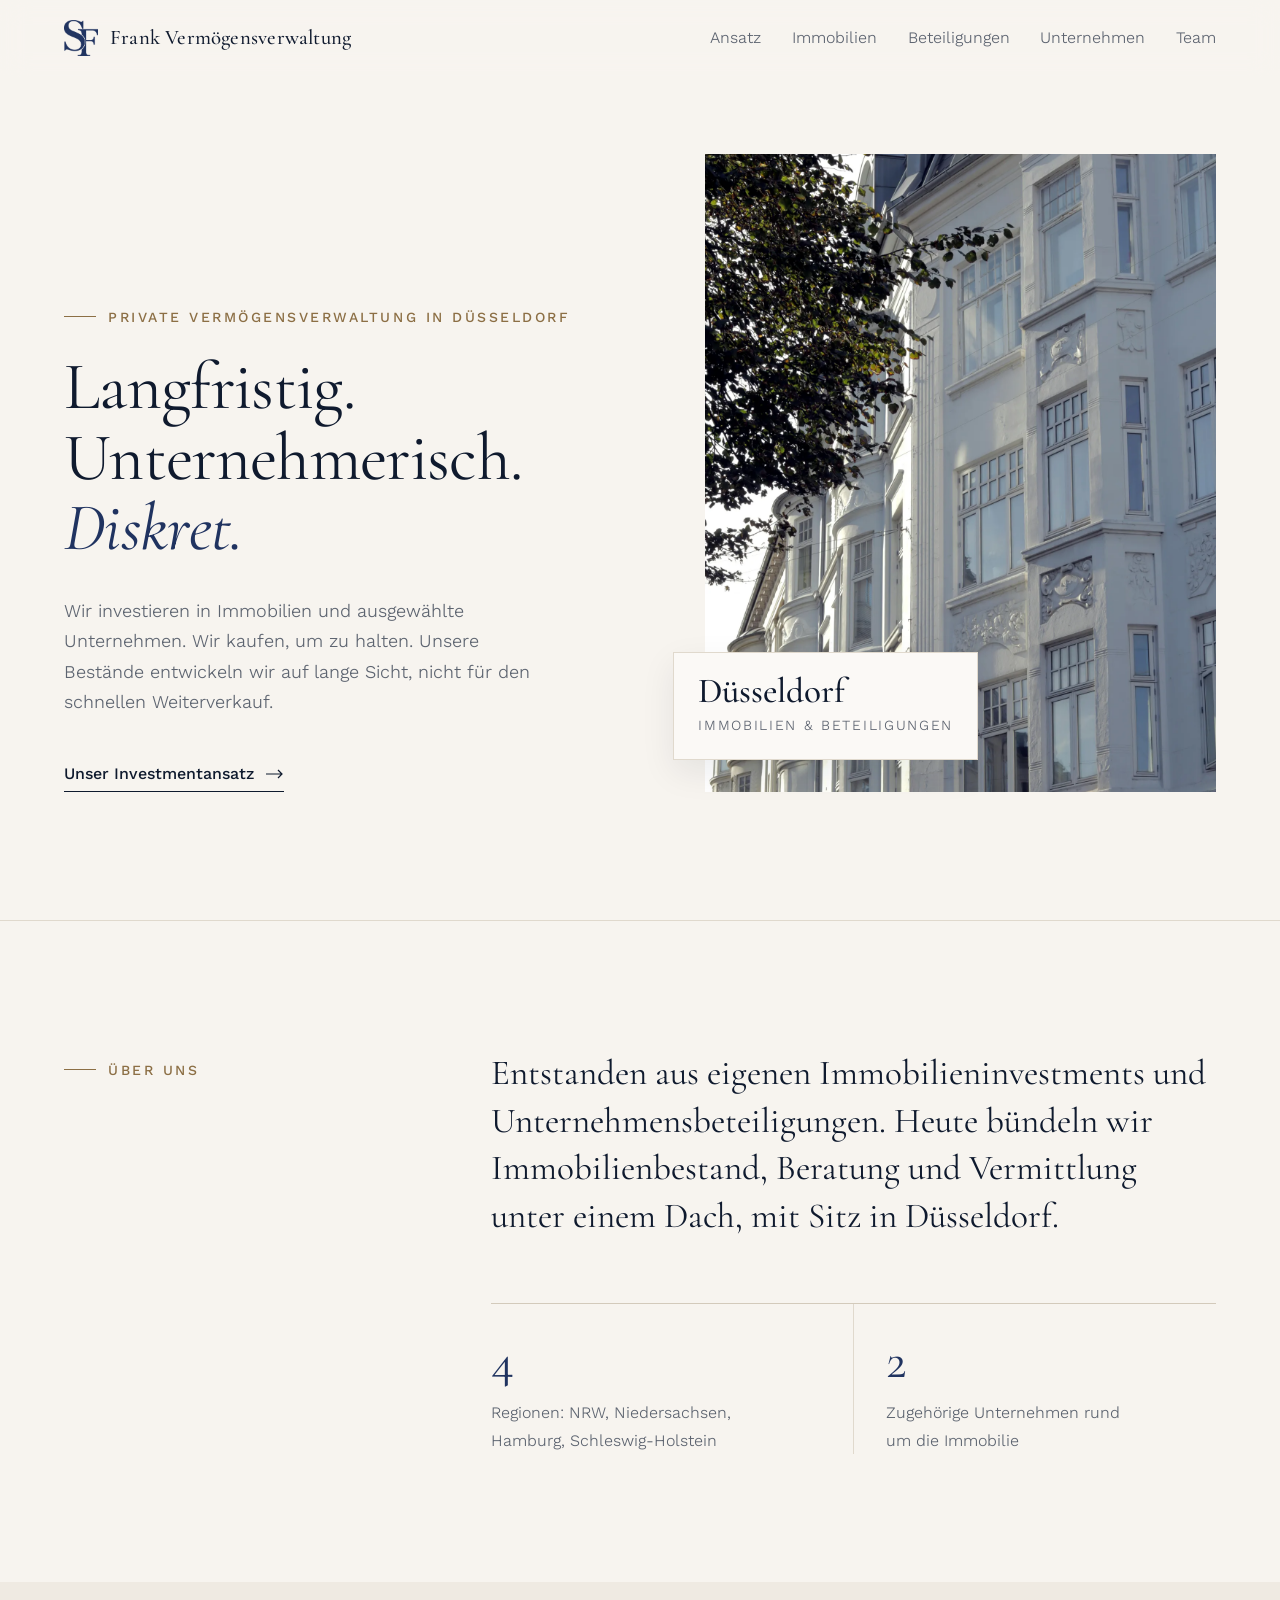
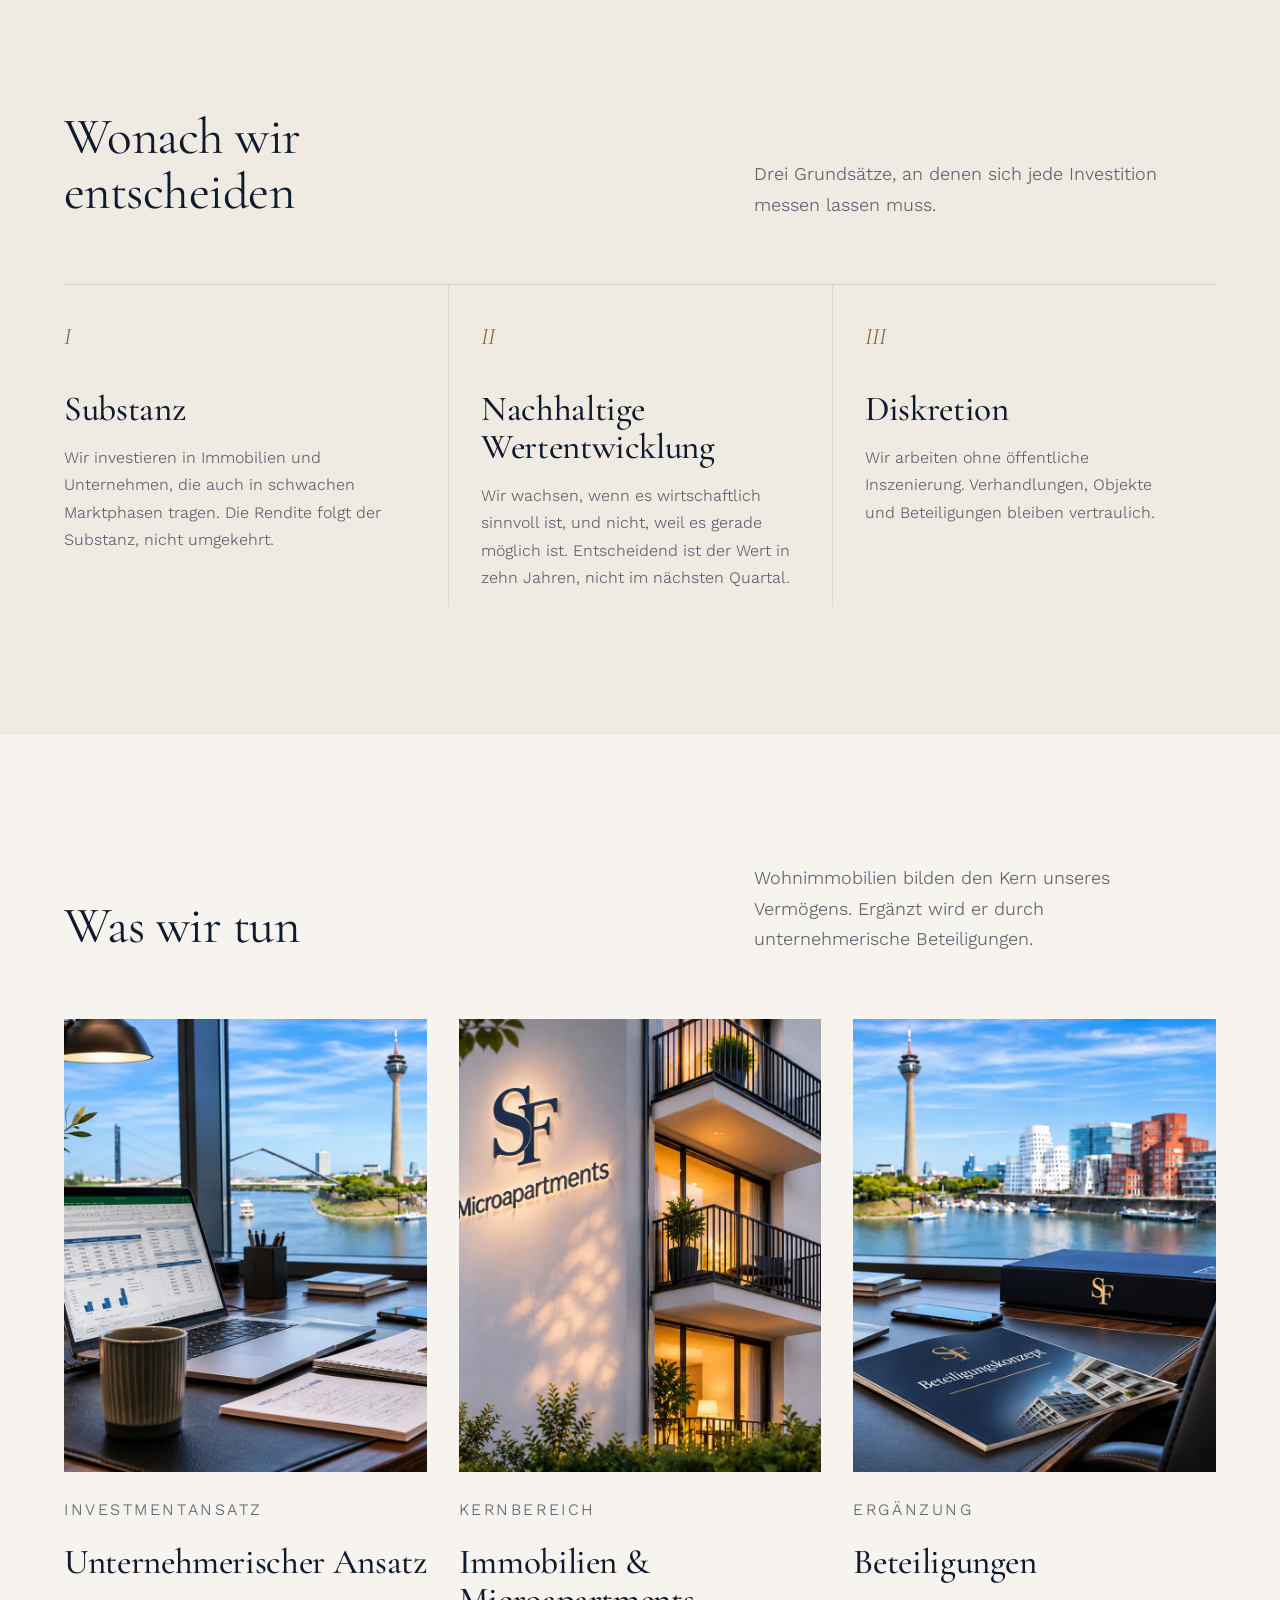
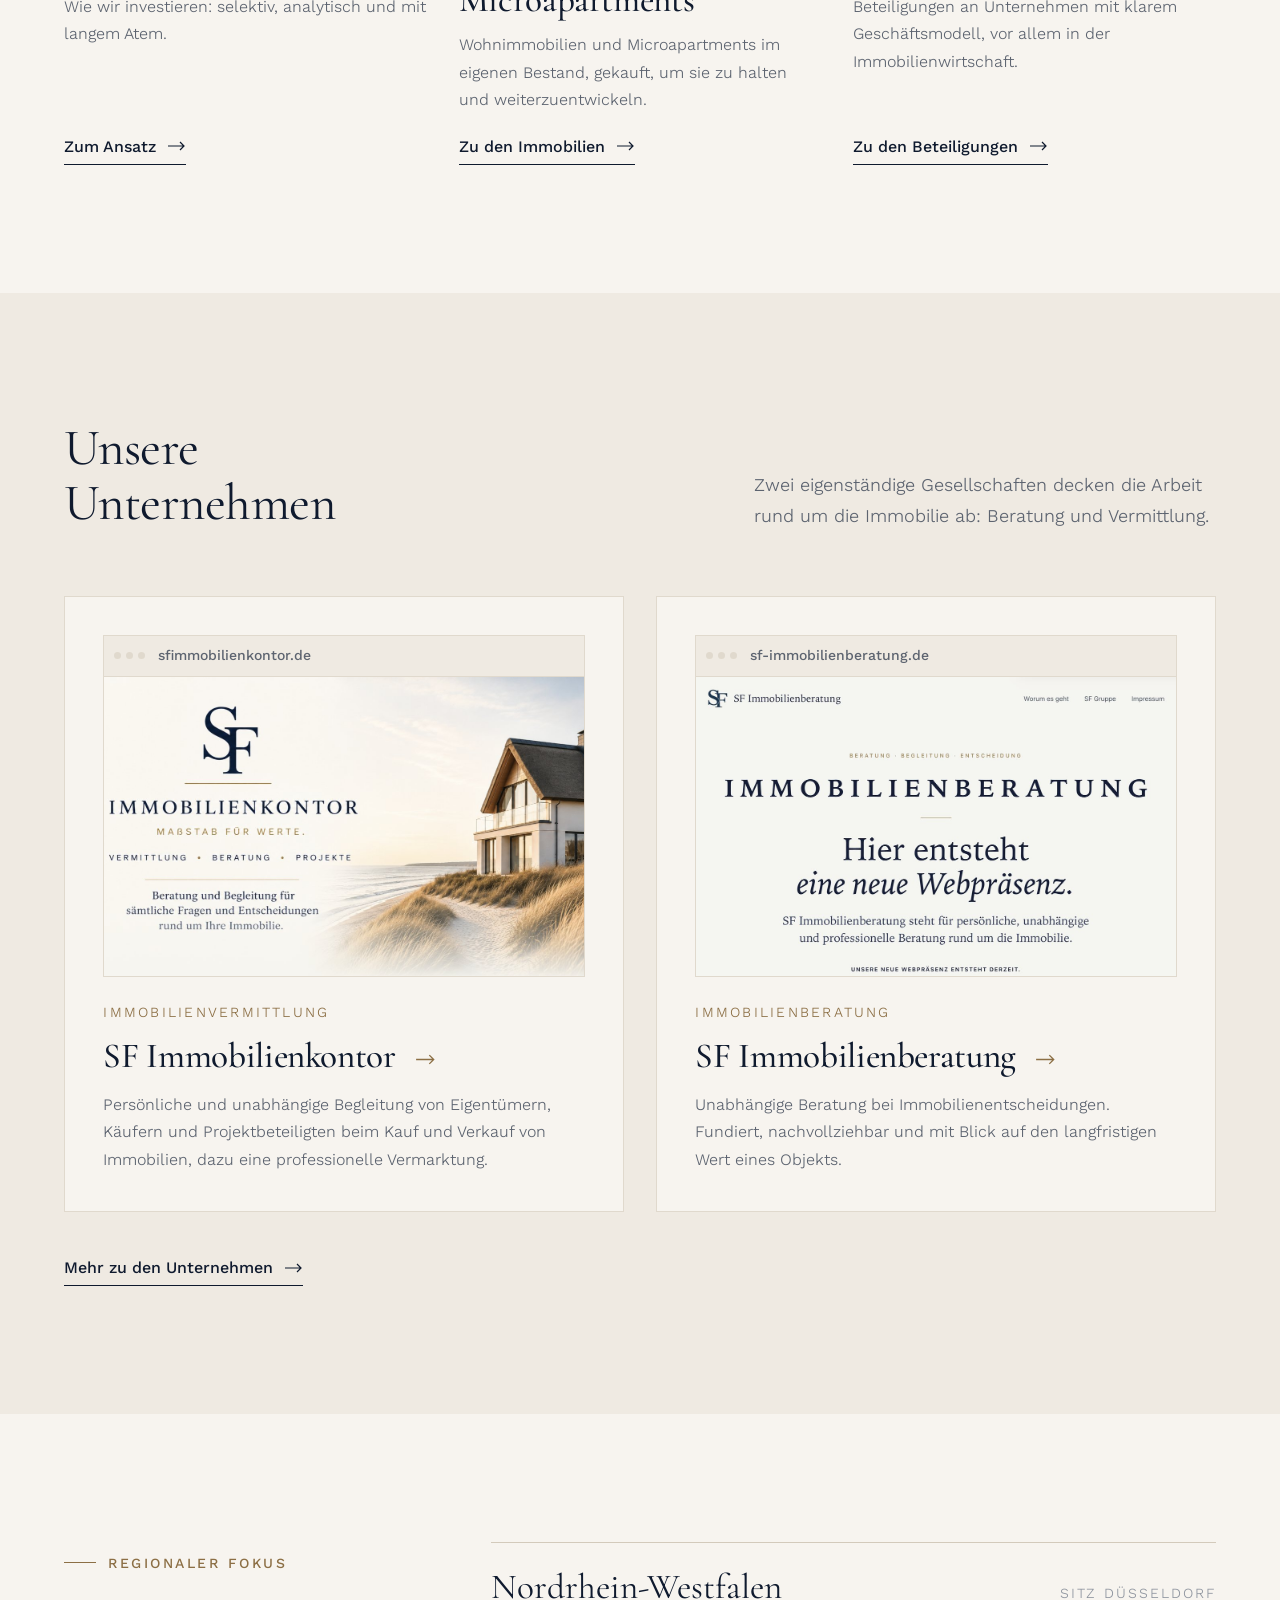
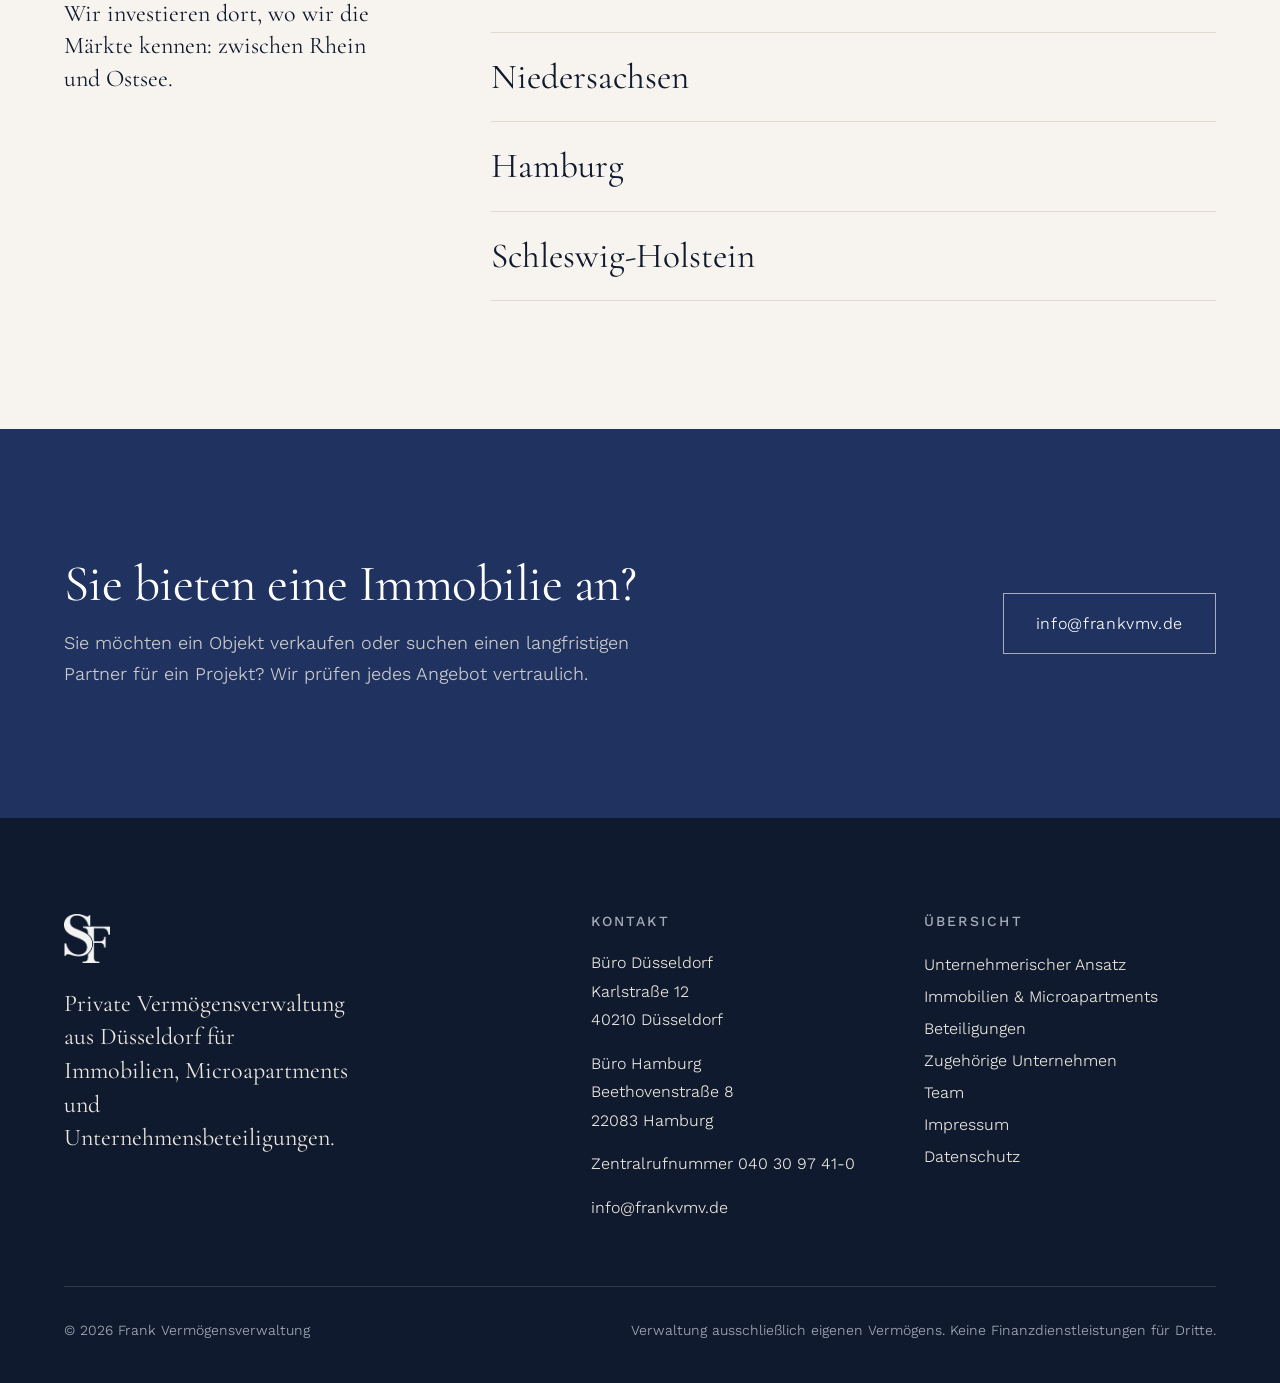
<file: index.html>
<!DOCTYPE html>
<html lang="de">
<head>
  <meta charset="UTF-8">
  <meta name="viewport" content="width=device-width, initial-scale=1">
  <title>Private Vermögensverwaltung Düsseldorf | Frank Vermögensverwaltung</title>
  <meta name="description" content="Private Vermögensverwaltung aus Düsseldorf: Wir investieren langfristig in Immobilien, Microapartments und Beteiligungen in NRW, Hamburg und Norddeutschland.">
  <meta name="robots" content="index, follow">
  <link rel="canonical" href="https://www.frankvmv.de/">
  <meta property="og:type" content="website">
  <meta property="og:locale" content="de_DE">
  <meta property="og:title" content="Private Vermögensverwaltung Düsseldorf | Frank Vermögensverwaltung">
  <meta property="og:description" content="Private Vermögensverwaltung aus Düsseldorf: Wir investieren langfristig in Immobilien, Microapartments und Beteiligungen in NRW, Hamburg und Norddeutschland.">
  <meta property="og:url" content="https://www.frankvmv.de/">
  <meta property="og:image" content="https://www.frankvmv.de/og-image.jpg">
  <meta property="og:site_name" content="Frank Vermögensverwaltung">
  <meta name="twitter:card" content="summary_large_image">
  <link rel="icon" type="image/png" sizes="32x32" href="favicon-32.png">
  <link rel="apple-touch-icon" href="apple-touch-icon.png">
  <meta name="theme-color" content="#f7f4ef">
  <link rel="preload" href="CormorantGaramond-normal-400-latin.woff2" as="font" type="font/woff2" crossorigin>
  <link rel="preload" href="WorkSans-normal-300-600-latin.woff2" as="font" type="font/woff2" crossorigin>
  <link rel="stylesheet" href="fonts.css">
  <link rel="stylesheet" href="style.css">
  <script>document.documentElement.classList.add('js')</script>
<script type="application/ld+json">
{
  "@context": "https://schema.org",
  "@type": "Organization",
  "@id": "https://www.frankvmv.de/#organization",
  "name": "Frank Vermögensverwaltung",
  "legalName": "S.Frank Vermögensverwaltung",
  "url": "https://www.frankvmv.de/",
  "logo": "https://www.frankvmv.de/logo-sf.png",
  "email": "info@frankvmv.de",
  "telephone": "+494030974110",
  "description": "Private Vermögensverwaltung aus Düsseldorf mit Fokus auf Immobilien, Microapartments und Unternehmensbeteiligungen.",
  "address": {"@type": "PostalAddress", "streetAddress": "Karlstraße 12", "postalCode": "40210", "addressLocality": "Düsseldorf", "addressRegion": "Nordrhein-Westfalen", "addressCountry": "DE"},
  "areaServed": ["Nordrhein-Westfalen", "Niedersachsen", "Hamburg", "Schleswig-Holstein"],
  "founder": {"@type": "Person", "name": "Sebastian Frank", "jobTitle": "Inhaber"},
  "subOrganization": [
    {"@type": "Organization", "name": "SF Immobilienkontor", "url": "https://www.sfimmobilienkontor.de"},
    {"@type": "Organization", "name": "SF Immobilienberatung", "url": "https://www.sf-immobilienberatung.de"}
  ],
  "knowsAbout": ["Immobilien", "Microapartments", "Wohnimmobilien", "Unternehmensbeteiligungen"]
}
</script>
</head>
<body>
<a class="skip" href="#inhalt">Zum Inhalt springen</a>
<header class="header">
  <div class="container header__inner">
    <a class="brand" href="index.html" aria-label="Frank Vermögensverwaltung – Startseite">
      <img src="logo-sf.png" alt="" width="34" height="36">
      <span>Frank Vermögensverwaltung</span>
    </a>
    <button class="nav-toggle" aria-controls="nav" aria-expanded="false" aria-label="Menü öffnen">
      <svg width="26" height="14" viewBox="0 0 26 14" fill="none" aria-hidden="true"><path d="M0 1h26M0 7h26M0 13h26" stroke="currentColor" stroke-width="1.2"/></svg>
    </button>
    <nav class="nav" id="nav" aria-label="Hauptnavigation">
        <a href="unternehmerischer-ansatz.html">Ansatz</a>
        <a href="immobilien.html">Immobilien</a>
        <a href="beteiligungen.html">Beteiligungen</a>
        <a href="unternehmen.html">Unternehmen</a>
        <a href="team.html">Team</a>
    </nav>
  </div>
</header>
<main id="inhalt">
<section class="hero">
  <div class="container hero__grid">
    <div>
      <h1 class="eyebrow hero__kicker">Private Vermögensverwaltung in Düsseldorf</h1>
      <p class="hero__title">Langfristig.<br>Unternehmerisch.<br><em>Diskret.</em></p>
      <p class="hero__lead">Wir investieren in Immobilien und ausgewählte Unternehmen. Wir kaufen, um zu halten. Unsere Bestände entwickeln wir auf lange Sicht, nicht für den schnellen Weiterverkauf.</p>
      <a class="link-arrow" href="unternehmerischer-ansatz.html">Unser Investmentansatz <svg width="18" height="10" viewBox="0 0 18 10" fill="none" aria-hidden="true"><path d="M0 5h16M12 1l4 4-4 4" stroke="currentColor" stroke-width="1.2"/></svg></a>
    </div>
    <div class="hero__media">
      <picture><source srcset="fassade.webp" type="image/webp"><img src="fassade.jpg" alt="Gründerzeit-Mehrfamilienhaus mit Erkern und Stuckfassade" width="1400" height="2100" loading="eager" fetchpriority="high" decoding="async"></picture>
      <div class="hero__caption"><strong>Düsseldorf</strong><span>Immobilien &amp; Beteiligungen</span></div>
    </div>
  </div>
</section>

<section class="section section--border">
  <div class="container">
    <div class="split">
      <div class="split__aside"><h2 class="eyebrow">Über uns</h2></div>
      <div class="reveal">
        <p class="statement">Entstanden aus eigenen Immobilieninvestments und Unternehmensbeteiligungen. Heute bündeln wir Immobilienbestand, Beratung und Vermittlung unter einem Dach, mit Sitz in Düsseldorf.</p>
        <div class="facts facts--2">
          <div class="fact"><div class="fact__value">4</div><div class="fact__label">Regionen: NRW, Niedersachsen, Hamburg, Schleswig-Holstein</div></div>
          <div class="fact"><div class="fact__value">2</div><div class="fact__label">Zugehörige Unternehmen rund um die Immobilie</div></div>
        </div>
      </div>
    </div>
  </div>
</section>

<section class="section section--offset">
  <div class="container">
    <div class="section-head">
      <h2>Wonach wir entscheiden</h2>
      <p>Drei Grundsätze, an denen sich jede Investition messen lassen muss.</p>
    </div>
    <div class="principles">
      <div class="principle reveal"><span class="principle__no">I</span><h3>Substanz</h3><p>Wir investieren in Immobilien und Unternehmen, die auch in schwachen Marktphasen tragen. Die Rendite folgt der Substanz, nicht umgekehrt.</p></div>
      <div class="principle reveal"><span class="principle__no">II</span><h3>Nachhaltige Wertentwicklung</h3><p>Wir wachsen, wenn es wirtschaftlich sinnvoll ist, und nicht, weil es gerade möglich ist. Entscheidend ist der Wert in zehn Jahren, nicht im nächsten Quartal.</p></div>
      <div class="principle reveal"><span class="principle__no">III</span><h3>Diskretion</h3><p>Wir arbeiten ohne öffentliche Inszenierung. Verhandlungen, Objekte und Beteiligungen bleiben vertraulich.</p></div>
    </div>
  </div>
</section>

<section class="section">
  <div class="container">
    <div class="section-head">
      <h2>Was wir tun</h2>
      <p>Wohnimmobilien bilden den Kern unseres Vermögens. Ergänzt wird er durch unternehmerische Beteiligungen.</p>
    </div>
    <div class="areas">
      <a class="area reveal" href="unternehmerischer-ansatz.html">
        <div class="area__img"><picture><source srcset="ansatz-karte.webp" type="image/webp"><img src="ansatz-karte.jpg" alt="Schreibtisch mit Laptop, Auswertungen und Notizen vor dem Düsseldorfer Rheinufer" width="800" height="1000" loading="lazy" decoding="async"></picture></div>
        <p class="area__meta">Investmentansatz</p>
        <h3>Unternehmerischer Ansatz</h3>
        <p>Wie wir investieren: selektiv, analytisch und mit langem Atem.</p>
        <span class="link-arrow">Zum Ansatz <svg width="18" height="10" viewBox="0 0 18 10" fill="none" aria-hidden="true"><path d="M0 5h16M12 1l4 4-4 4" stroke="currentColor" stroke-width="1.2"/></svg></span>
      </a>
      <a class="area reveal" href="immobilien.html">
        <div class="area__img"><picture><source srcset="microapartments-karte.webp" type="image/webp"><img src="microapartments-karte.jpg" alt="Modernes Wohnhaus mit beleuchteten Balkonen im Abendlicht" width="800" height="1000" loading="lazy" decoding="async"></picture></div>
        <p class="area__meta">Kernbereich</p>
        <h3>Immobilien &amp; Microapartments</h3>
        <p>Wohnimmobilien und Microapartments im eigenen Bestand, gekauft, um sie zu halten und weiterzuentwickeln.</p>
        <span class="link-arrow">Zu den Immobilien <svg width="18" height="10" viewBox="0 0 18 10" fill="none" aria-hidden="true"><path d="M0 5h16M12 1l4 4-4 4" stroke="currentColor" stroke-width="1.2"/></svg></span>
      </a>
      <a class="area reveal" href="beteiligungen.html">
        <div class="area__img"><picture><source srcset="beteiligungen-karte.webp" type="image/webp"><img src="beteiligungen-karte.jpg" alt="Schreibtisch mit Beteiligungskonzept und Ordner vor Blick auf den Rhein in Düsseldorf" width="800" height="1000" loading="lazy" decoding="async"></picture></div>
        <p class="area__meta">Ergänzung</p>
        <h3>Beteiligungen</h3>
        <p>Beteiligungen an Unternehmen mit klarem Geschäftsmodell, vor allem in der Immobilienwirtschaft.</p>
        <span class="link-arrow">Zu den Beteiligungen <svg width="18" height="10" viewBox="0 0 18 10" fill="none" aria-hidden="true"><path d="M0 5h16M12 1l4 4-4 4" stroke="currentColor" stroke-width="1.2"/></svg></span>
      </a>
    </div>
  </div>
</section>

<section class="section section--offset">
  <div class="container">
    <div class="section-head">
      <h2>Unsere Unternehmen</h2>
      <p>Zwei eigenständige Gesellschaften decken die Arbeit rund um die Immobilie ab: Beratung und Vermittlung.</p>
    </div>
    <div class="companies">
      <article class="company company--link reveal">
        <div class="company__preview" aria-hidden="true"><span class="company__bar"><i></i><i></i><i></i><b>sfimmobilienkontor.de</b></span><span class="company__shot" style="background-image:url(vorschau-kontor.jpg)"></span></div>
        <p class="company__field">Immobilienvermittlung</p>
        <h3><a class="company__link" href="https://www.sfimmobilienkontor.de" target="_blank" rel="noopener">SF Immobilienkontor <svg width="20" height="11" viewBox="0 0 18 10" fill="none" aria-hidden="true"><path d="M0 5h16M12 1l4 4-4 4" stroke="currentColor" stroke-width="1.2"/></svg></a></h3>
        <p>Persönliche und unabhängige Begleitung von Eigentümern, Käufern und Projektbeteiligten beim Kauf und Verkauf von Immobilien, dazu eine professionelle Vermarktung.</p>
      </article>
      <article class="company company--link reveal">
        <div class="company__preview" aria-hidden="true"><span class="company__bar"><i></i><i></i><i></i><b>sf-immobilienberatung.de</b></span><span class="company__shot" style="background-image:url(vorschau-beratung.jpg)"></span></div>
        <p class="company__field">Immobilienberatung</p>
        <h3><a class="company__link" href="https://www.sf-immobilienberatung.de" target="_blank" rel="noopener">SF Immobilienberatung <svg width="20" height="11" viewBox="0 0 18 10" fill="none" aria-hidden="true"><path d="M0 5h16M12 1l4 4-4 4" stroke="currentColor" stroke-width="1.2"/></svg></a></h3>
        <p>Unabhängige Beratung bei Immobilienentscheidungen. Fundiert, nachvollziehbar und mit Blick auf den langfristigen Wert eines Objekts.</p>
      </article>
    </div>
    <p style="margin-top:var(--space-10)"><a class="link-arrow" href="unternehmen.html">Mehr zu den Unternehmen <svg width="18" height="10" viewBox="0 0 18 10" fill="none" aria-hidden="true"><path d="M0 5h16M12 1l4 4-4 4" stroke="currentColor" stroke-width="1.2"/></svg></a></p>
  </div>
</section>

<section class="section">
  <div class="container">
    <div class="split">
      <div class="split__aside"><div class="sticky"><h2 class="eyebrow">Regionaler Fokus</h2><p class="statement" style="font-size:var(--text-lg)">Wir investieren dort, wo wir die Märkte kennen: zwischen Rhein und Ostsee.</p></div></div>
      <ul class="regions reveal">
        <li><span>Nordrhein-Westfalen</span><span>Sitz Düsseldorf</span></li>
        <li><span>Niedersachsen</span><span></span></li>
        <li><span>Hamburg</span><span></span></li>
        <li><span>Schleswig-Holstein</span><span></span></li>
      </ul>
    </div>
  </div>
</section>

<section class="section section--ink">
  <div class="container cta">
    <div>
      <h2>Sie bieten eine Immobilie an?</h2>
      <p>Sie möchten ein Objekt verkaufen oder suchen einen langfristigen Partner für ein Projekt? Wir prüfen jedes Angebot vertraulich.</p>
    </div>
    <a class="btn" href="mailto:info@frankvmv.de?subject=Immobilienangebot">info@frankvmv.de</a>
  </div>
</section>
</main>
<footer class="footer">
  <div class="container">
    <div class="footer__top">
      <div class="footer__brand">
        <img src="logo-sf-white.png" alt="SF Logo" width="46" height="49">
        <p>Private Vermögensverwaltung aus Düsseldorf für Immobilien, Microapartments und Unternehmensbeteiligungen.</p>
      </div>
      <div>
        <h2>Kontakt</h2>
        <address><span style="display:block;margin-bottom:.9em">Büro Düsseldorf<br>Karlstraße 12<br>40210 Düsseldorf</span><span style="display:block;margin-bottom:.9em">Büro Hamburg<br>Beethovenstraße 8<br>22083 Hamburg</span><span style="display:block;margin-bottom:.9em">Zentralrufnummer <a href="tel:+494030974110">040 30 97 41-0</a></span><a href="mailto:info@frankvmv.de">info@frankvmv.de</a></address>
      </div>
      <div>
        <h2>Übersicht</h2>
        <ul>
          <li><a href="unternehmerischer-ansatz.html">Unternehmerischer Ansatz</a></li>
          <li><a href="immobilien.html">Immobilien &amp; Microapartments</a></li>
          <li><a href="beteiligungen.html">Beteiligungen</a></li>
          <li><a href="unternehmen.html">Zugehörige Unternehmen</a></li>
          <li><a href="team.html">Team</a></li>
          <li><a href="impressum.html">Impressum</a></li>
          <li><a href="datenschutz.html">Datenschutz</a></li>
        </ul>
      </div>
    </div>
    <div class="footer__bottom">
      <span>© 2026 Frank Vermögensverwaltung</span>
      <span>Verwaltung ausschließlich eigenen Vermögens. Keine Finanzdienstleistungen für Dritte.</span>
    </div>
  </div>
</footer>
<script src="main.js" defer></script>
</body>
</html>
</file>
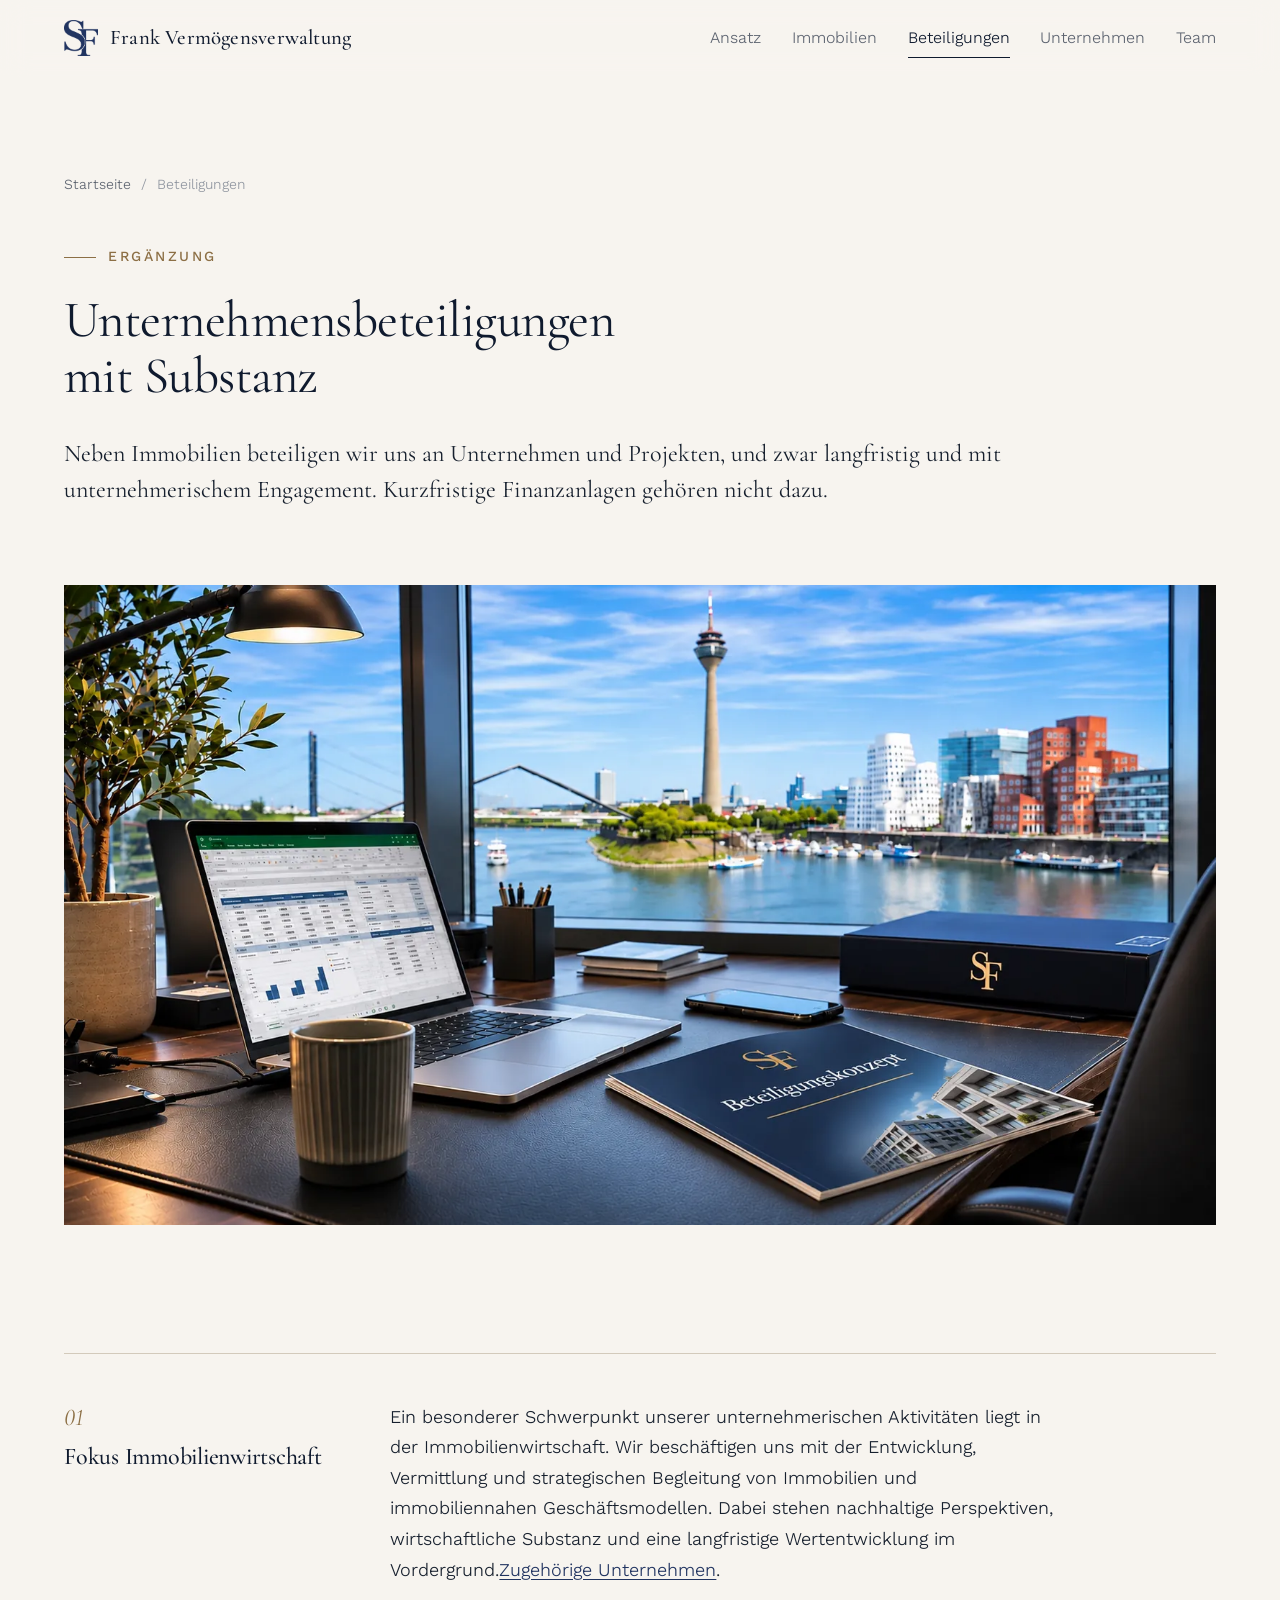
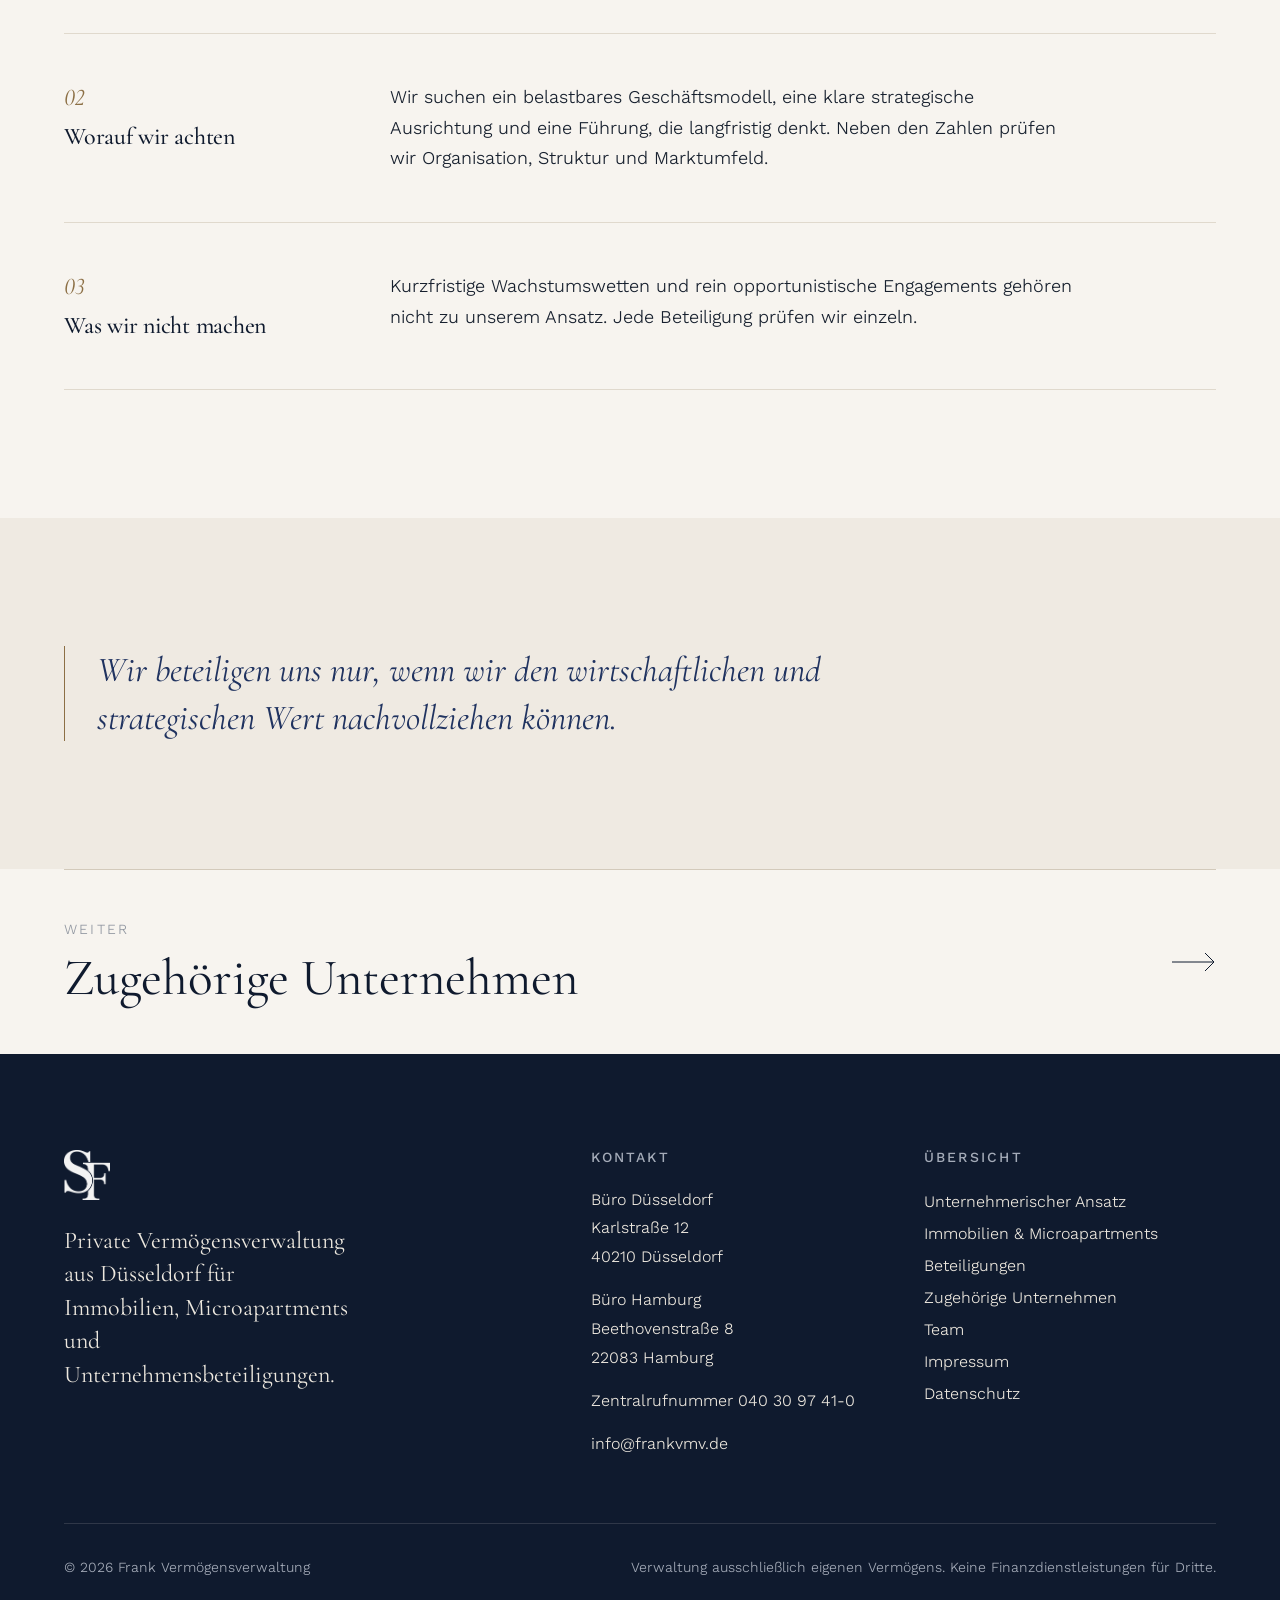
<file: beteiligungen.html>
<!DOCTYPE html>
<html lang="de">
<head>
  <meta charset="UTF-8">
  <meta name="viewport" content="width=device-width, initial-scale=1">
  <title>Unternehmensbeteiligungen | Frank Vermögensverwaltung Düsseldorf</title>
  <meta name="description" content="Langfristige Unternehmensbeteiligungen mit Schwerpunkt auf der Immobilienwirtschaft, darunter SF Immobilienkontor.">
  <meta name="robots" content="index, follow">
  <link rel="canonical" href="https://www.frankvmv.de/beteiligungen.html">
  <meta property="og:type" content="website">
  <meta property="og:locale" content="de_DE">
  <meta property="og:title" content="Unternehmensbeteiligungen | Frank Vermögensverwaltung Düsseldorf">
  <meta property="og:description" content="Langfristige Unternehmensbeteiligungen mit Schwerpunkt auf der Immobilienwirtschaft, darunter SF Immobilienkontor.">
  <meta property="og:url" content="https://www.frankvmv.de/beteiligungen.html">
  <meta property="og:image" content="https://www.frankvmv.de/og-image.jpg">
  <meta property="og:site_name" content="Frank Vermögensverwaltung">
  <meta name="twitter:card" content="summary_large_image">
  <link rel="icon" type="image/png" sizes="32x32" href="favicon-32.png">
  <link rel="apple-touch-icon" href="apple-touch-icon.png">
  <meta name="theme-color" content="#f7f4ef">
  <link rel="preload" href="CormorantGaramond-normal-400-latin.woff2" as="font" type="font/woff2" crossorigin>
  <link rel="preload" href="WorkSans-normal-300-600-latin.woff2" as="font" type="font/woff2" crossorigin>
  <link rel="stylesheet" href="fonts.css">
  <link rel="stylesheet" href="style.css">
  <script>document.documentElement.classList.add('js')</script>
<script type="application/ld+json">
{"@context":"https://schema.org","@type":"BreadcrumbList","itemListElement":[
{"@type":"ListItem","position":1,"name":"Startseite","item":"https://www.frankvmv.de/"},
{"@type":"ListItem","position":2,"name":"Beteiligungen","item":"https://www.frankvmv.de/beteiligungen.html"}]}
</script>
</head>
<body>
<a class="skip" href="#inhalt">Zum Inhalt springen</a>
<header class="header">
  <div class="container header__inner">
    <a class="brand" href="index.html" aria-label="Frank Vermögensverwaltung – Startseite">
      <img src="logo-sf.png" alt="" width="34" height="36">
      <span>Frank Vermögensverwaltung</span>
    </a>
    <button class="nav-toggle" aria-controls="nav" aria-expanded="false" aria-label="Menü öffnen">
      <svg width="26" height="14" viewBox="0 0 26 14" fill="none" aria-hidden="true"><path d="M0 1h26M0 7h26M0 13h26" stroke="currentColor" stroke-width="1.2"/></svg>
    </button>
    <nav class="nav" id="nav" aria-label="Hauptnavigation">
        <a href="unternehmerischer-ansatz.html">Ansatz</a>
        <a href="immobilien.html">Immobilien</a>
        <a href="beteiligungen.html" aria-current="page">Beteiligungen</a>
        <a href="unternehmen.html">Unternehmen</a>
        <a href="team.html">Team</a>
    </nav>
  </div>
</header>
<main id="inhalt">
<section class="page-hero">
  <div class="container">
    <p class="breadcrumb"><a href="index.html">Startseite</a> &nbsp;/&nbsp; Beteiligungen</p>
    <p class="eyebrow">Ergänzung</p>
    <h1>Unternehmensbeteiligungen mit Substanz</h1>
    <p class="lead">Neben Immobilien beteiligen wir uns an Unternehmen und Projekten, und zwar langfristig und mit unternehmerischem Engagement. Kurzfristige Finanzanlagen gehören nicht dazu.</p>
  </div>
</section>
<div class="band band--contained reveal"><picture><source srcset="beteiligungen-breit.webp" type="image/webp"><img src="beteiligungen-breit.jpg" alt="Schreibtisch mit Beteiligungskonzept und Ordner vor Blick auf den Rhein in Düsseldorf" width="1600" height="902" loading="lazy" decoding="async"></picture></div>
<section class="section">
  <div class="container">
  <div class="blocks">
    <article class="block reveal">
      <h2><span>01</span>Fokus Immobilienwirtschaft</h2>
      <p>Ein besonderer Schwerpunkt unserer unternehmerischen Aktivitäten liegt in der Immobilienwirtschaft. Wir beschäftigen uns mit der Entwicklung, Vermittlung und strategischen Begleitung von Immobilien und immobiliennahen Geschäftsmodellen. Dabei stehen nachhaltige Perspektiven, wirtschaftliche Substanz und eine langfristige Wertentwicklung im Vordergrund.<a href="unternehmen.html">Zugehörige Unternehmen</a>.</p>
    </article>
    <article class="block reveal">
      <h2><span>02</span>Worauf wir achten</h2>
      <p>Wir suchen ein belastbares Geschäftsmodell, eine klare strategische Ausrichtung und eine Führung, die langfristig denkt. Neben den Zahlen prüfen wir Organisation, Struktur und Marktumfeld.</p>
    </article>
    <article class="block reveal">
      <h2><span>03</span>Was wir nicht machen</h2>
      <p>Kurzfristige Wachstumswetten und rein opportunistische Engagements gehören nicht zu unserem Ansatz. Jede Beteiligung prüfen wir einzeln.</p>
    </article>
  </div>
  </div>
</section>
<section class="section section--offset">
  <div class="container"><blockquote class="quote reveal">Wir beteiligen uns nur, wenn wir den wirtschaftlichen und strategischen Wert nachvollziehen können.</blockquote></div>
</section>
<div class="container"><a class="next" href="unternehmen.html"><span><small>Weiter</small><strong>Zugehörige Unternehmen</strong></span><svg width="44" height="20" viewBox="0 0 44 20" fill="none" aria-hidden="true"><path d="M0 10h42M33 1l9 9-9 9" stroke="currentColor" stroke-width="1"/></svg></a></div>
</main>
<footer class="footer">
  <div class="container">
    <div class="footer__top">
      <div class="footer__brand">
        <img src="logo-sf-white.png" alt="SF Logo" width="46" height="49">
        <p>Private Vermögensverwaltung aus Düsseldorf für Immobilien, Microapartments und Unternehmensbeteiligungen.</p>
      </div>
      <div>
        <h2>Kontakt</h2>
        <address><span style="display:block;margin-bottom:.9em">Büro Düsseldorf<br>Karlstraße 12<br>40210 Düsseldorf</span><span style="display:block;margin-bottom:.9em">Büro Hamburg<br>Beethovenstraße 8<br>22083 Hamburg</span><span style="display:block;margin-bottom:.9em">Zentralrufnummer <a href="tel:+494030974110">040 30 97 41-0</a></span><a href="mailto:info@frankvmv.de">info@frankvmv.de</a></address>
      </div>
      <div>
        <h2>Übersicht</h2>
        <ul>
          <li><a href="unternehmerischer-ansatz.html">Unternehmerischer Ansatz</a></li>
          <li><a href="immobilien.html">Immobilien &amp; Microapartments</a></li>
          <li><a href="beteiligungen.html">Beteiligungen</a></li>
          <li><a href="unternehmen.html">Zugehörige Unternehmen</a></li>
          <li><a href="team.html">Team</a></li>
          <li><a href="impressum.html">Impressum</a></li>
          <li><a href="datenschutz.html">Datenschutz</a></li>
        </ul>
      </div>
    </div>
    <div class="footer__bottom">
      <span>© 2026 Frank Vermögensverwaltung</span>
      <span>Verwaltung ausschließlich eigenen Vermögens. Keine Finanzdienstleistungen für Dritte.</span>
    </div>
  </div>
</footer>
<script src="main.js" defer></script>
</body>
</html>
</file>
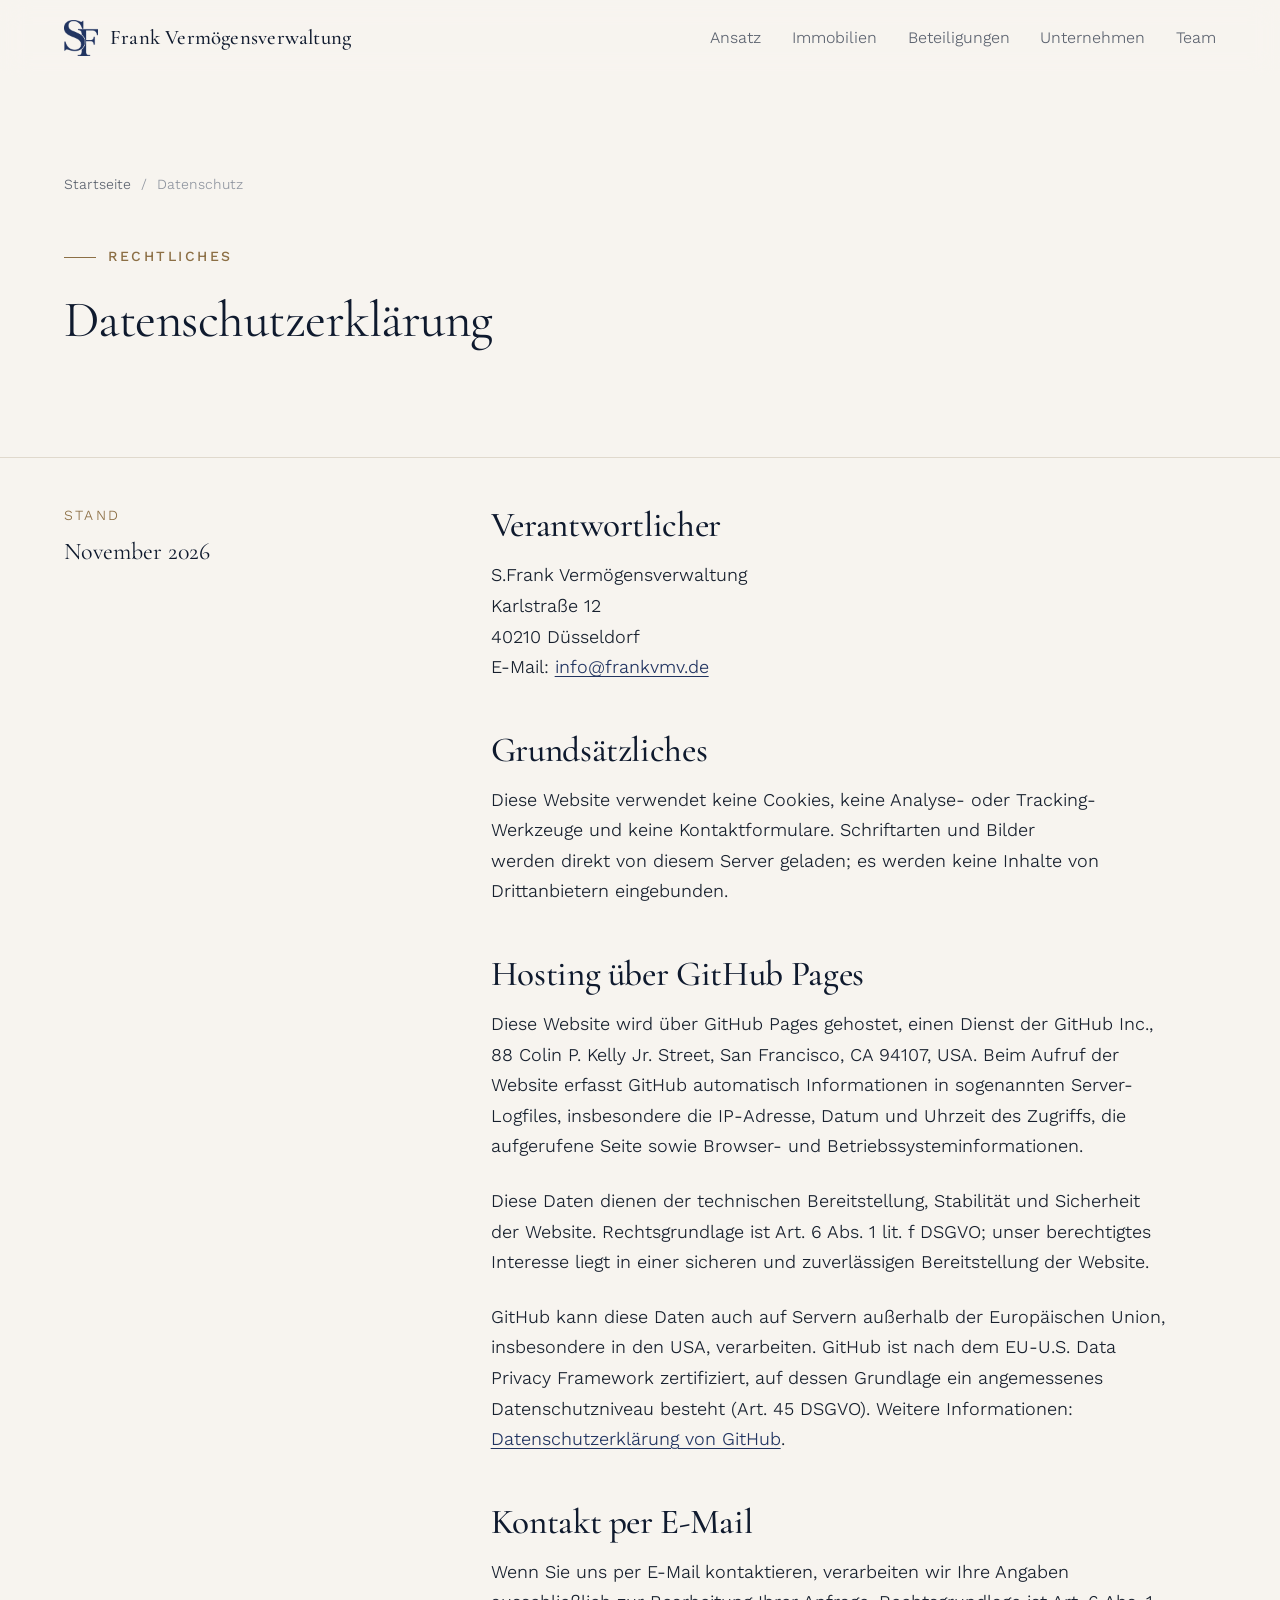
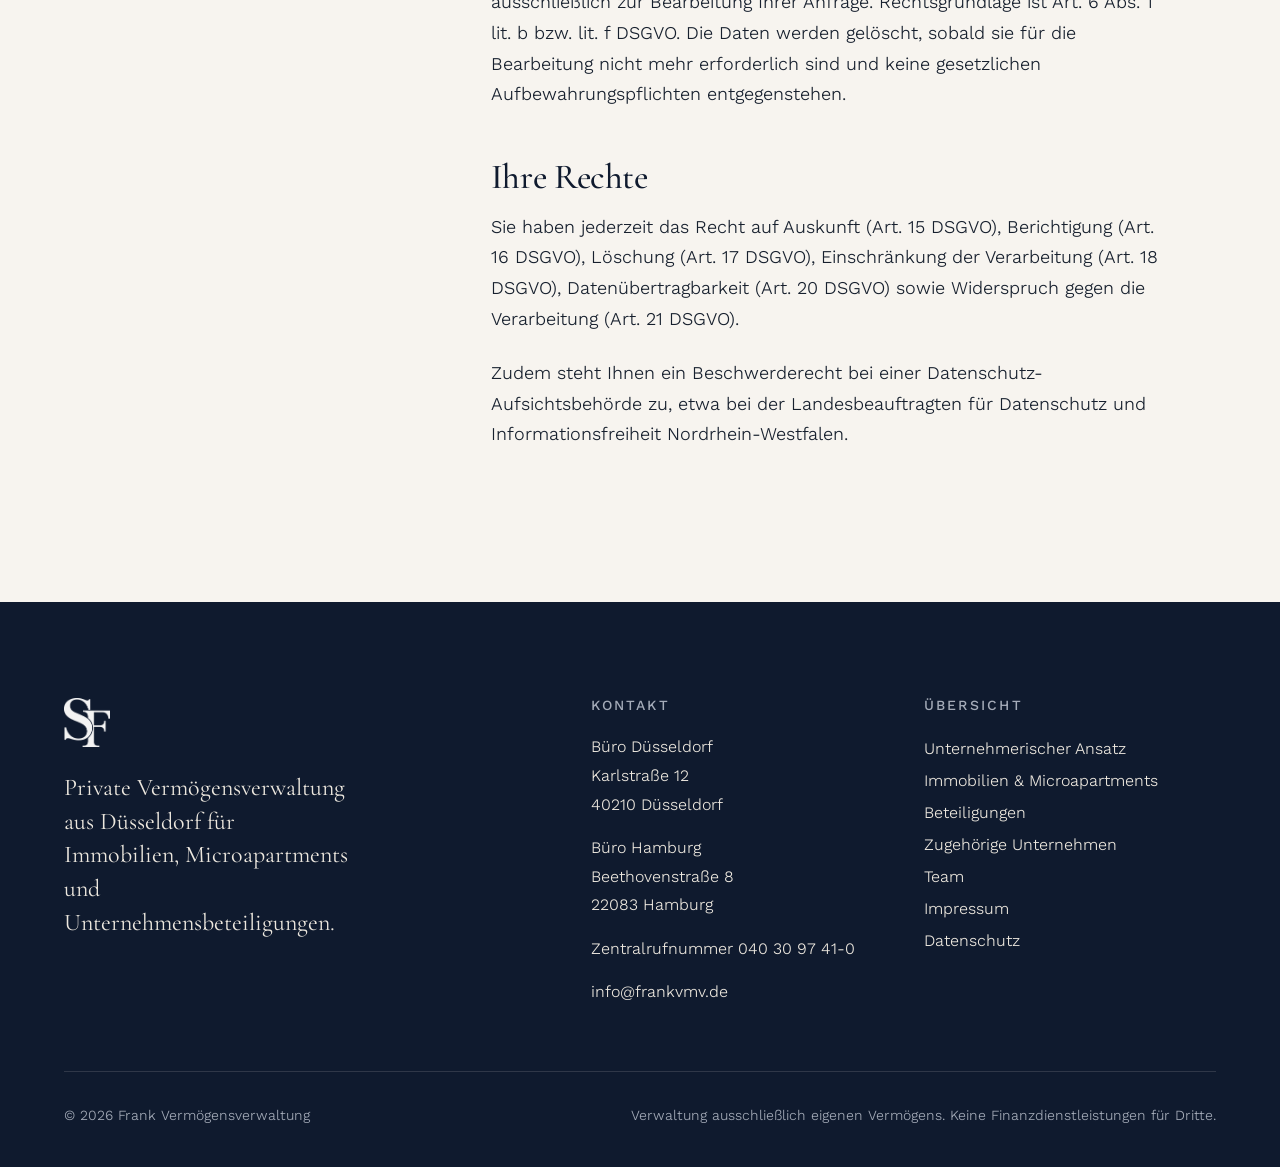
<file: datenschutz.html>
<!DOCTYPE html>
<html lang="de">
<head>
  <meta charset="UTF-8">
  <meta name="viewport" content="width=device-width, initial-scale=1">
  <title>Datenschutz | Frank Vermögensverwaltung</title>
  <meta name="description" content="Datenschutzerklärung der Frank Vermögensverwaltung: Hosting über GitHub Pages, keine Cookies, kein Tracking.">
  <meta name="robots" content="index, follow">
  <link rel="canonical" href="https://www.frankvmv.de/datenschutz.html">
  <meta property="og:type" content="website">
  <meta property="og:locale" content="de_DE">
  <meta property="og:title" content="Datenschutz | Frank Vermögensverwaltung">
  <meta property="og:description" content="Datenschutzerklärung der Frank Vermögensverwaltung: Hosting über GitHub Pages, keine Cookies, kein Tracking.">
  <meta property="og:url" content="https://www.frankvmv.de/datenschutz.html">
  <meta property="og:image" content="https://www.frankvmv.de/og-image.jpg">
  <meta property="og:site_name" content="Frank Vermögensverwaltung">
  <meta name="twitter:card" content="summary_large_image">
  <link rel="icon" type="image/png" sizes="32x32" href="favicon-32.png">
  <link rel="apple-touch-icon" href="apple-touch-icon.png">
  <meta name="theme-color" content="#f7f4ef">
  <link rel="preload" href="CormorantGaramond-normal-400-latin.woff2" as="font" type="font/woff2" crossorigin>
  <link rel="preload" href="WorkSans-normal-300-600-latin.woff2" as="font" type="font/woff2" crossorigin>
  <link rel="stylesheet" href="fonts.css">
  <link rel="stylesheet" href="style.css">
  <script>document.documentElement.classList.add('js')</script>

</head>
<body>
<a class="skip" href="#inhalt">Zum Inhalt springen</a>
<header class="header">
  <div class="container header__inner">
    <a class="brand" href="index.html" aria-label="Frank Vermögensverwaltung – Startseite">
      <img src="logo-sf.png" alt="" width="34" height="36">
      <span>Frank Vermögensverwaltung</span>
    </a>
    <button class="nav-toggle" aria-controls="nav" aria-expanded="false" aria-label="Menü öffnen">
      <svg width="26" height="14" viewBox="0 0 26 14" fill="none" aria-hidden="true"><path d="M0 1h26M0 7h26M0 13h26" stroke="currentColor" stroke-width="1.2"/></svg>
    </button>
    <nav class="nav" id="nav" aria-label="Hauptnavigation">
        <a href="unternehmerischer-ansatz.html">Ansatz</a>
        <a href="immobilien.html">Immobilien</a>
        <a href="beteiligungen.html">Beteiligungen</a>
        <a href="unternehmen.html">Unternehmen</a>
        <a href="team.html">Team</a>
    </nav>
  </div>
</header>
<main id="inhalt">
<section class="page-hero">
  <div class="container">
    <p class="breadcrumb"><a href="index.html">Startseite</a> &nbsp;/&nbsp; Datenschutz</p>
    <p class="eyebrow">Rechtliches</p>
    <h1>Datenschutzerklärung</h1>
  </div>
</section>
<section class="section section--border" style="padding-top:var(--space-12)">
  <div class="container"><div class="split">
    <div class="split__aside"><div class="sticky aside-label"><small>Stand</small>November 2026</div></div>
    <div class="prose">
      <h2>Verantwortlicher</h2>
      <p>S.Frank Vermögensverwaltung<br>Karlstraße 12<br>40210 Düsseldorf<br>E-Mail: <a href="mailto:info@frankvmv.de">info@frankvmv.de</a></p>

      <h2>Grundsätzliches</h2>
      <p>Diese Website verwendet keine Cookies, keine Analyse- oder Tracking-Werkzeuge und keine Kontaktformulare. Schriftarten und Bilder werden direkt von diesem Server geladen; es werden keine Inhalte von Drittanbietern eingebunden.</p>

      <h2>Hosting über GitHub Pages</h2>
      <p>Diese Website wird über GitHub Pages gehostet, einen Dienst der GitHub Inc., 88 Colin P. Kelly Jr. Street, San Francisco, CA 94107, USA. Beim Aufruf der Website erfasst GitHub automatisch Informationen in sogenannten Server-Logfiles, insbesondere die IP-Adresse, Datum und Uhrzeit des Zugriffs, die aufgerufene Seite sowie Browser- und Betriebssysteminformationen.</p>
      <p>Diese Daten dienen der technischen Bereitstellung, Stabilität und Sicherheit der Website. Rechtsgrundlage ist Art. 6 Abs. 1 lit. f DSGVO; unser berechtigtes Interesse liegt in einer sicheren und zuverlässigen Bereitstellung der Website.</p>
      <p>GitHub kann diese Daten auch auf Servern außerhalb der Europäischen Union, insbesondere in den USA, verarbeiten. GitHub ist nach dem EU-U.S. Data Privacy Framework zertifiziert, auf dessen Grundlage ein angemessenes Datenschutzniveau besteht (Art. 45 DSGVO). Weitere Informationen: <a href="https://docs.github.com/de/site-policy/privacy-policies/github-general-privacy-statement" rel="noopener">Datenschutzerklärung von GitHub</a>.</p>

      <h2>Kontakt per E-Mail</h2>
      <p>Wenn Sie uns per E-Mail kontaktieren, verarbeiten wir Ihre Angaben ausschließlich zur Bearbeitung Ihrer Anfrage. Rechtsgrundlage ist Art. 6 Abs. 1 lit. b bzw. lit. f DSGVO. Die Daten werden gelöscht, sobald sie für die Bearbeitung nicht mehr erforderlich sind und keine gesetzlichen Aufbewahrungspflichten entgegenstehen.</p>

      <h2>Ihre Rechte</h2>
      <p>Sie haben jederzeit das Recht auf Auskunft (Art. 15 DSGVO), Berichtigung (Art. 16 DSGVO), Löschung (Art. 17 DSGVO), Einschränkung der Verarbeitung (Art. 18 DSGVO), Datenübertragbarkeit (Art. 20 DSGVO) sowie Widerspruch gegen die Verarbeitung (Art. 21 DSGVO).</p>
      <p>Zudem steht Ihnen ein Beschwerderecht bei einer Datenschutz-Aufsichtsbehörde zu, etwa bei der Landesbeauftragten für Datenschutz und Informationsfreiheit Nordrhein-Westfalen.</p>
    </div>
  </div></div>
</section>
</main>
<footer class="footer">
  <div class="container">
    <div class="footer__top">
      <div class="footer__brand">
        <img src="logo-sf-white.png" alt="SF Logo" width="46" height="49">
        <p>Private Vermögensverwaltung aus Düsseldorf für Immobilien, Microapartments und Unternehmensbeteiligungen.</p>
      </div>
      <div>
        <h2>Kontakt</h2>
        <address><span style="display:block;margin-bottom:.9em">Büro Düsseldorf<br>Karlstraße 12<br>40210 Düsseldorf</span><span style="display:block;margin-bottom:.9em">Büro Hamburg<br>Beethovenstraße 8<br>22083 Hamburg</span><span style="display:block;margin-bottom:.9em">Zentralrufnummer <a href="tel:+494030974110">040 30 97 41-0</a></span><a href="mailto:info@frankvmv.de">info@frankvmv.de</a></address>
      </div>
      <div>
        <h2>Übersicht</h2>
        <ul>
          <li><a href="unternehmerischer-ansatz.html">Unternehmerischer Ansatz</a></li>
          <li><a href="immobilien.html">Immobilien &amp; Microapartments</a></li>
          <li><a href="beteiligungen.html">Beteiligungen</a></li>
          <li><a href="unternehmen.html">Zugehörige Unternehmen</a></li>
          <li><a href="team.html">Team</a></li>
          <li><a href="impressum.html">Impressum</a></li>
          <li><a href="datenschutz.html">Datenschutz</a></li>
        </ul>
      </div>
    </div>
    <div class="footer__bottom">
      <span>© 2026 Frank Vermögensverwaltung</span>
      <span>Verwaltung ausschließlich eigenen Vermögens. Keine Finanzdienstleistungen für Dritte.</span>
    </div>
  </div>
</footer>
<script src="main.js" defer></script>
</body>
</html>
</file>
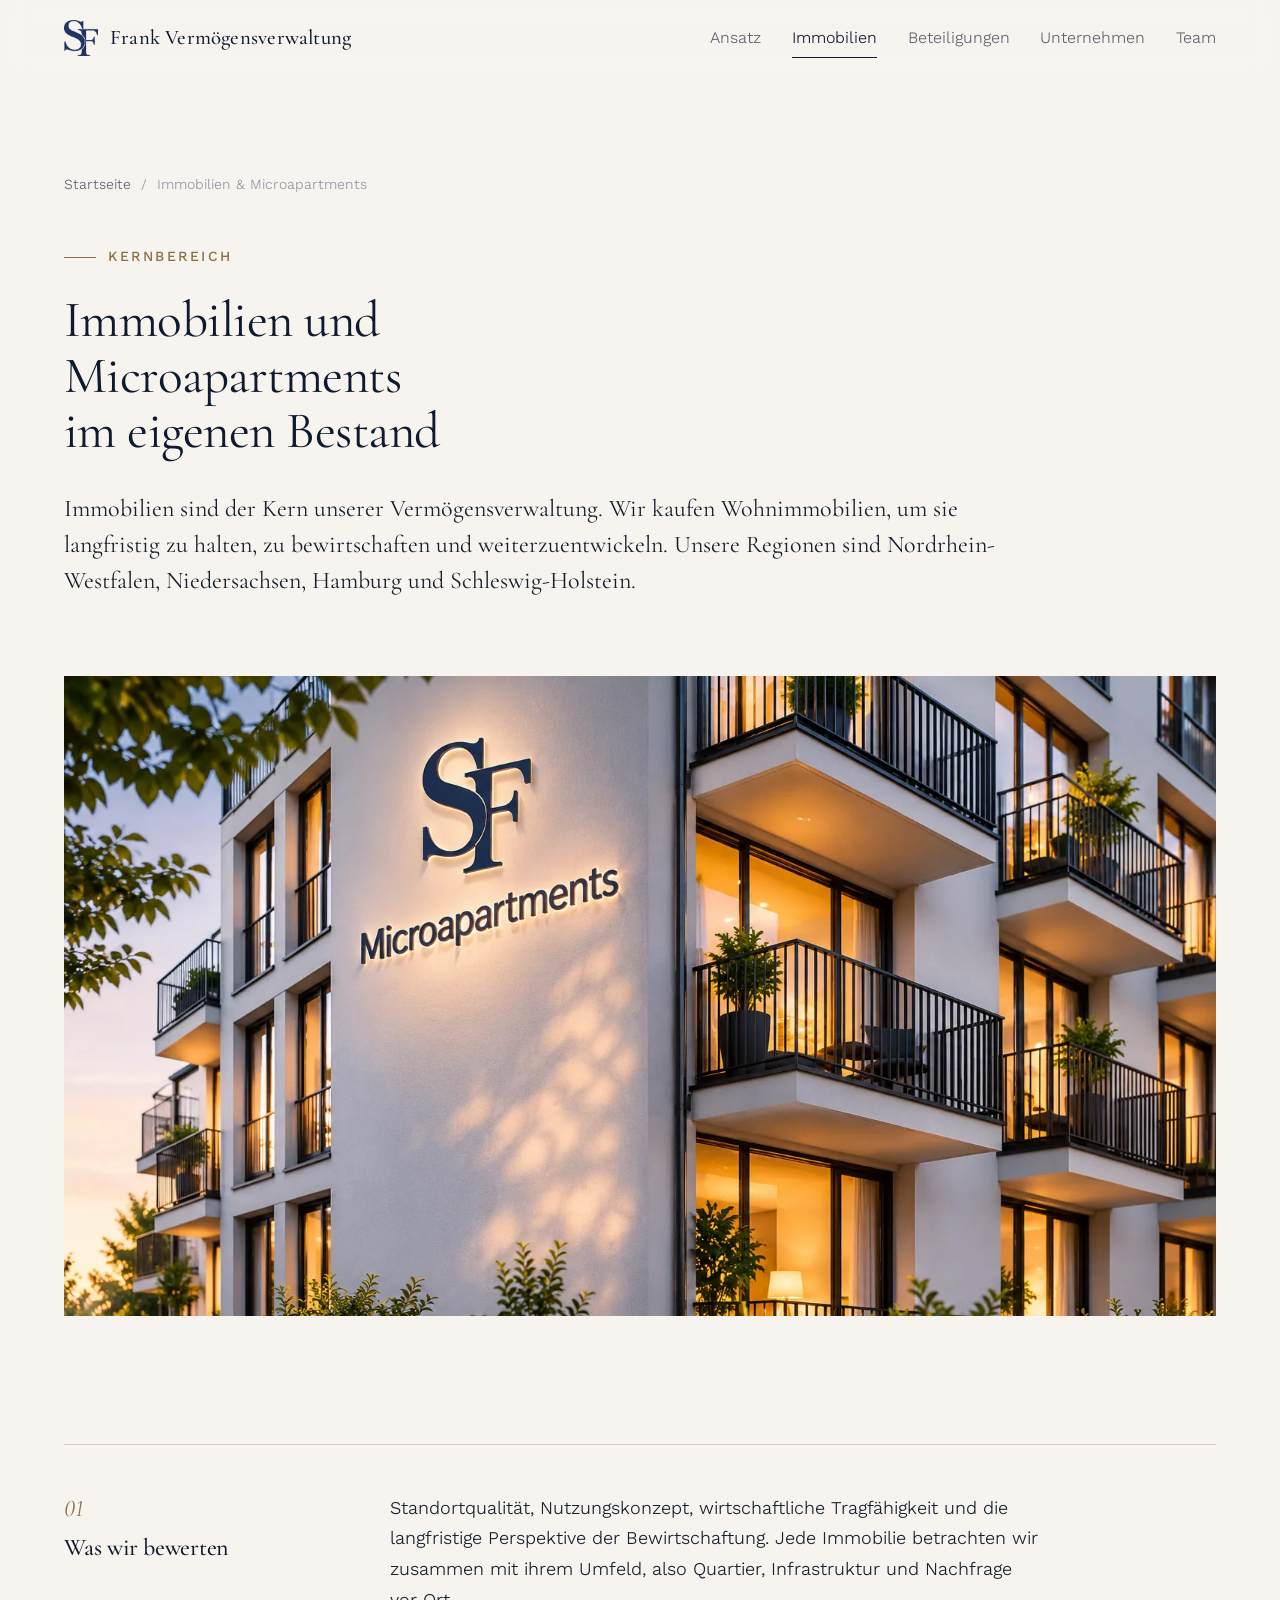
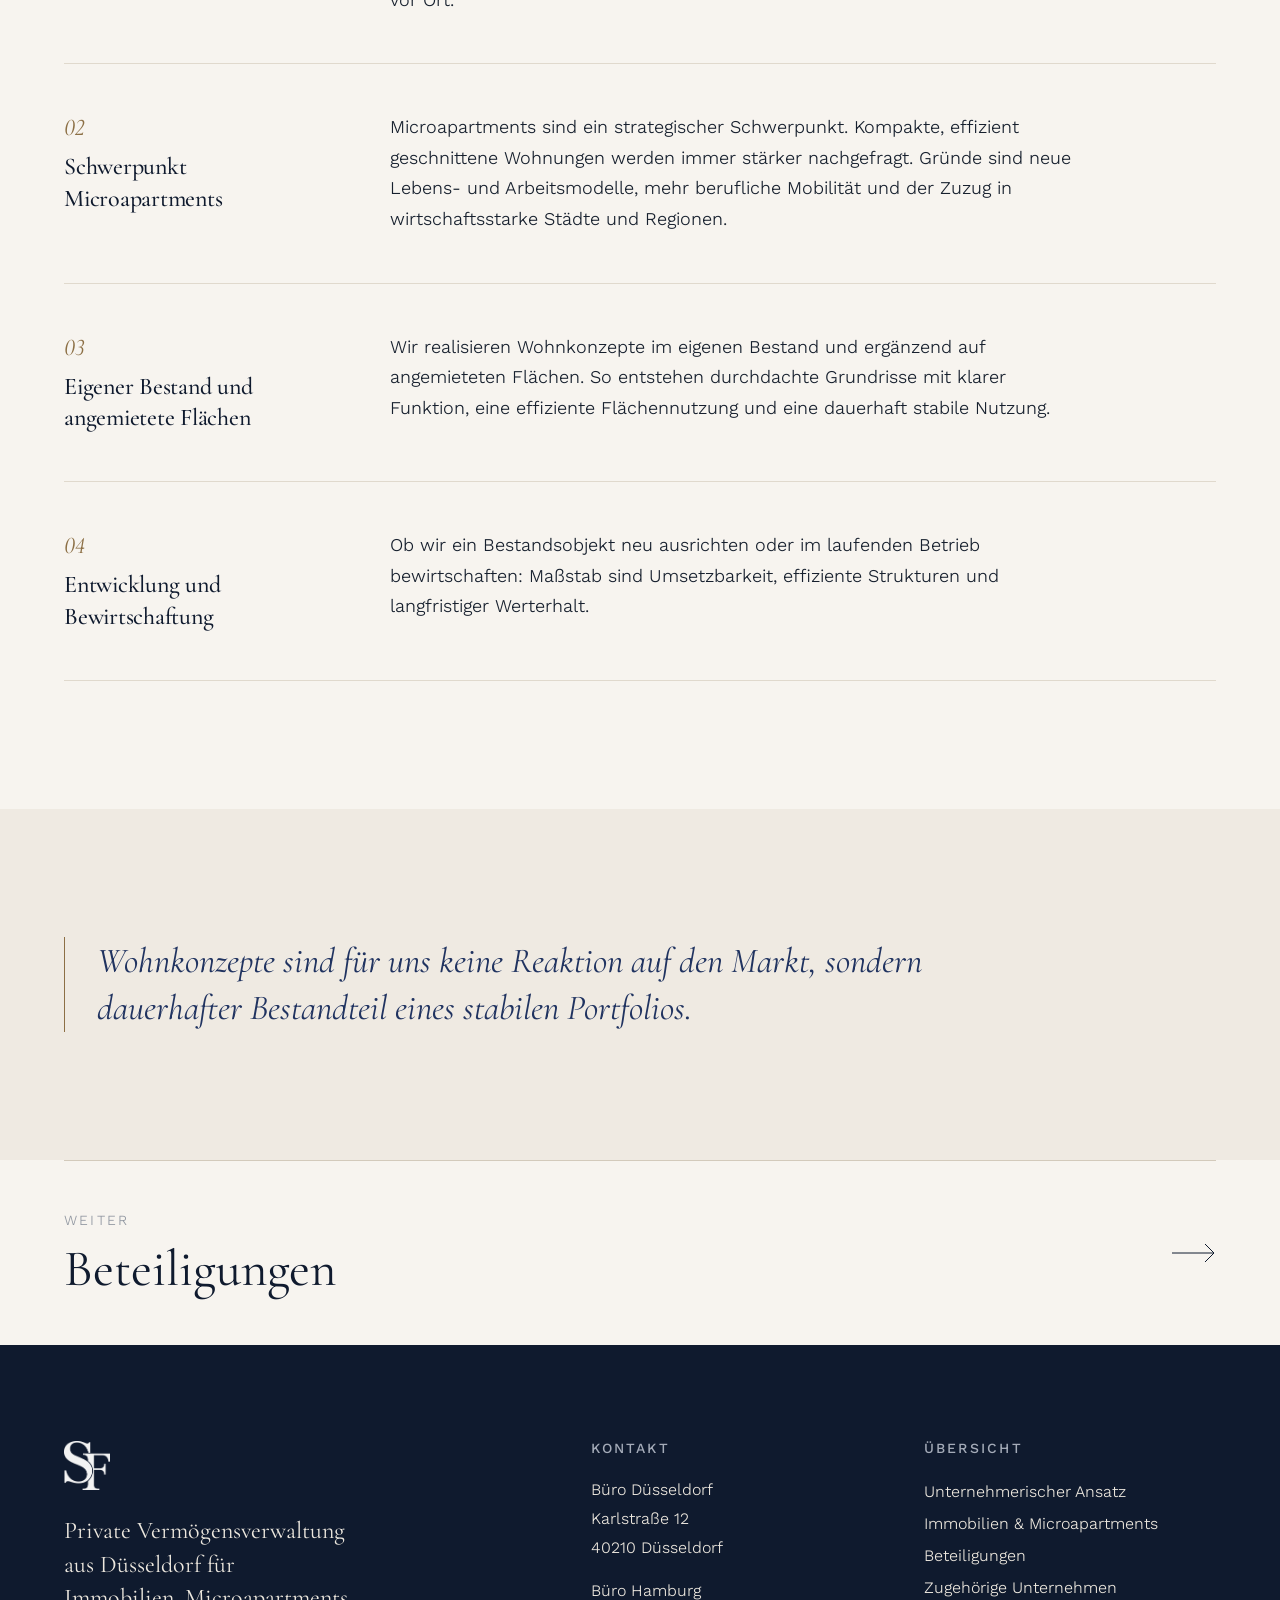
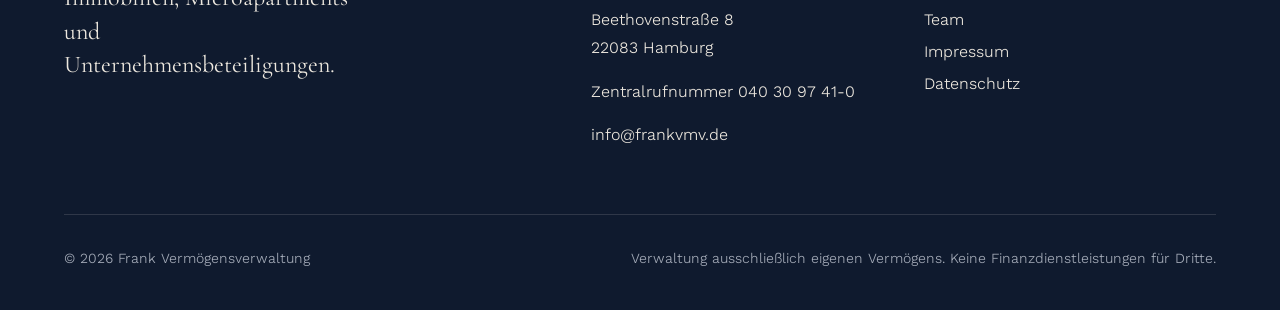
<file: immobilien.html>
<!DOCTYPE html>
<html lang="de">
<head>
  <meta charset="UTF-8">
  <meta name="viewport" content="width=device-width, initial-scale=1">
  <title>Immobilien &amp; Microapartments in NRW und Hamburg | Frank Vermögensverwaltung</title>
  <meta name="description" content="Wohnimmobilien und Microapartments im eigenen Bestand: langfristig gehalten und weiterentwickelt in NRW, Niedersachsen, Hamburg und Schleswig-Holstein.">
  <meta name="robots" content="index, follow">
  <link rel="canonical" href="https://www.frankvmv.de/immobilien.html">
  <meta property="og:type" content="website">
  <meta property="og:locale" content="de_DE">
  <meta property="og:title" content="Immobilien &amp; Microapartments in NRW und Hamburg | Frank Vermögensverwaltung">
  <meta property="og:description" content="Wohnimmobilien und Microapartments im eigenen Bestand: langfristig gehalten und weiterentwickelt in NRW, Niedersachsen, Hamburg und Schleswig-Holstein.">
  <meta property="og:url" content="https://www.frankvmv.de/immobilien.html">
  <meta property="og:image" content="https://www.frankvmv.de/og-image.jpg">
  <meta property="og:site_name" content="Frank Vermögensverwaltung">
  <meta name="twitter:card" content="summary_large_image">
  <link rel="icon" type="image/png" sizes="32x32" href="favicon-32.png">
  <link rel="apple-touch-icon" href="apple-touch-icon.png">
  <meta name="theme-color" content="#f7f4ef">
  <link rel="preload" href="CormorantGaramond-normal-400-latin.woff2" as="font" type="font/woff2" crossorigin>
  <link rel="preload" href="WorkSans-normal-300-600-latin.woff2" as="font" type="font/woff2" crossorigin>
  <link rel="stylesheet" href="fonts.css">
  <link rel="stylesheet" href="style.css">
  <script>document.documentElement.classList.add('js')</script>
<script type="application/ld+json">
{"@context":"https://schema.org","@type":"BreadcrumbList","itemListElement":[
{"@type":"ListItem","position":1,"name":"Startseite","item":"https://www.frankvmv.de/"},
{"@type":"ListItem","position":2,"name":"Immobilien &amp; Microapartments","item":"https://www.frankvmv.de/immobilien.html"}]}
</script>
</head>
<body>
<a class="skip" href="#inhalt">Zum Inhalt springen</a>
<header class="header">
  <div class="container header__inner">
    <a class="brand" href="index.html" aria-label="Frank Vermögensverwaltung – Startseite">
      <img src="logo-sf.png" alt="" width="34" height="36">
      <span>Frank Vermögensverwaltung</span>
    </a>
    <button class="nav-toggle" aria-controls="nav" aria-expanded="false" aria-label="Menü öffnen">
      <svg width="26" height="14" viewBox="0 0 26 14" fill="none" aria-hidden="true"><path d="M0 1h26M0 7h26M0 13h26" stroke="currentColor" stroke-width="1.2"/></svg>
    </button>
    <nav class="nav" id="nav" aria-label="Hauptnavigation">
        <a href="unternehmerischer-ansatz.html">Ansatz</a>
        <a href="immobilien.html" aria-current="page">Immobilien</a>
        <a href="beteiligungen.html">Beteiligungen</a>
        <a href="unternehmen.html">Unternehmen</a>
        <a href="team.html">Team</a>
    </nav>
  </div>
</header>
<main id="inhalt">
<section class="page-hero">
  <div class="container">
    <p class="breadcrumb"><a href="index.html">Startseite</a> &nbsp;/&nbsp; Immobilien &amp; Microapartments</p>
    <p class="eyebrow">Kernbereich</p>
    <h1>Immobilien und Microapartments im eigenen Bestand</h1>
    <p class="lead">Immobilien sind der Kern unserer Vermögensverwaltung. Wir kaufen Wohnimmobilien, um sie langfristig zu halten, zu bewirtschaften und weiterzuentwickeln. Unsere Regionen sind Nordrhein-Westfalen, Niedersachsen, Hamburg und Schleswig-Holstein.</p>
  </div>
</section>
<div class="band band--contained reveal"><picture><source srcset="microapartments-breit.webp" type="image/webp"><img src="microapartments-breit.jpg" alt="Modernes Wohnhaus mit beleuchteten Balkonen im Abendlicht" width="1536" height="1024" loading="lazy" decoding="async"></picture></div>
<section class="section">
  <div class="container">
  <div class="blocks">
    <article class="block reveal">
      <h2><span>01</span>Was wir bewerten</h2>
      <p>Standortqualität, Nutzungskonzept, wirtschaftliche Tragfähigkeit und die langfristige Perspektive der Bewirtschaftung. Jede Immobilie betrachten wir zusammen mit ihrem Umfeld, also Quartier, Infrastruktur und Nachfrage vor Ort.</p>
    </article>
    <article class="block reveal">
      <h2><span>02</span>Schwerpunkt Microapartments</h2>
      <p>Microapartments sind ein strategischer Schwerpunkt. Kompakte, effizient geschnittene Wohnungen werden immer stärker nachgefragt. Gründe sind neue Lebens- und Arbeitsmodelle, mehr berufliche Mobilität und der Zuzug in wirtschaftsstarke Städte und Regionen.</p>
    </article>
    <article class="block reveal">
      <h2><span>03</span>Eigener Bestand und angemietete Flächen</h2>
      <p>Wir realisieren Wohnkonzepte im eigenen Bestand und ergänzend auf angemieteten Flächen. So entstehen durchdachte Grundrisse mit klarer Funktion, eine effiziente Flächennutzung und eine dauerhaft stabile Nutzung.</p>
    </article>
    <article class="block reveal">
      <h2><span>04</span>Entwicklung und Bewirtschaftung</h2>
      <p>Ob wir ein Bestandsobjekt neu ausrichten oder im laufenden Betrieb bewirtschaften: Maßstab sind Umsetzbarkeit, effiziente Strukturen und langfristiger Werterhalt.</p>
    </article>
  </div>
  </div>
</section>
<section class="section section--offset">
  <div class="container"><blockquote class="quote reveal">Wohnkonzepte sind für uns keine Reaktion auf den Markt, sondern dauerhafter Bestandteil eines stabilen Portfolios.</blockquote></div>
</section>
<div class="container"><a class="next" href="beteiligungen.html"><span><small>Weiter</small><strong>Beteiligungen</strong></span><svg width="44" height="20" viewBox="0 0 44 20" fill="none" aria-hidden="true"><path d="M0 10h42M33 1l9 9-9 9" stroke="currentColor" stroke-width="1"/></svg></a></div>
</main>
<footer class="footer">
  <div class="container">
    <div class="footer__top">
      <div class="footer__brand">
        <img src="logo-sf-white.png" alt="SF Logo" width="46" height="49">
        <p>Private Vermögensverwaltung aus Düsseldorf für Immobilien, Microapartments und Unternehmensbeteiligungen.</p>
      </div>
      <div>
        <h2>Kontakt</h2>
        <address><span style="display:block;margin-bottom:.9em">Büro Düsseldorf<br>Karlstraße 12<br>40210 Düsseldorf</span><span style="display:block;margin-bottom:.9em">Büro Hamburg<br>Beethovenstraße 8<br>22083 Hamburg</span><span style="display:block;margin-bottom:.9em">Zentralrufnummer <a href="tel:+494030974110">040 30 97 41-0</a></span><a href="mailto:info@frankvmv.de">info@frankvmv.de</a></address>
      </div>
      <div>
        <h2>Übersicht</h2>
        <ul>
          <li><a href="unternehmerischer-ansatz.html">Unternehmerischer Ansatz</a></li>
          <li><a href="immobilien.html">Immobilien &amp; Microapartments</a></li>
          <li><a href="beteiligungen.html">Beteiligungen</a></li>
          <li><a href="unternehmen.html">Zugehörige Unternehmen</a></li>
          <li><a href="team.html">Team</a></li>
          <li><a href="impressum.html">Impressum</a></li>
          <li><a href="datenschutz.html">Datenschutz</a></li>
        </ul>
      </div>
    </div>
    <div class="footer__bottom">
      <span>© 2026 Frank Vermögensverwaltung</span>
      <span>Verwaltung ausschließlich eigenen Vermögens. Keine Finanzdienstleistungen für Dritte.</span>
    </div>
  </div>
</footer>
<script src="main.js" defer></script>
</body>
</html>
</file>
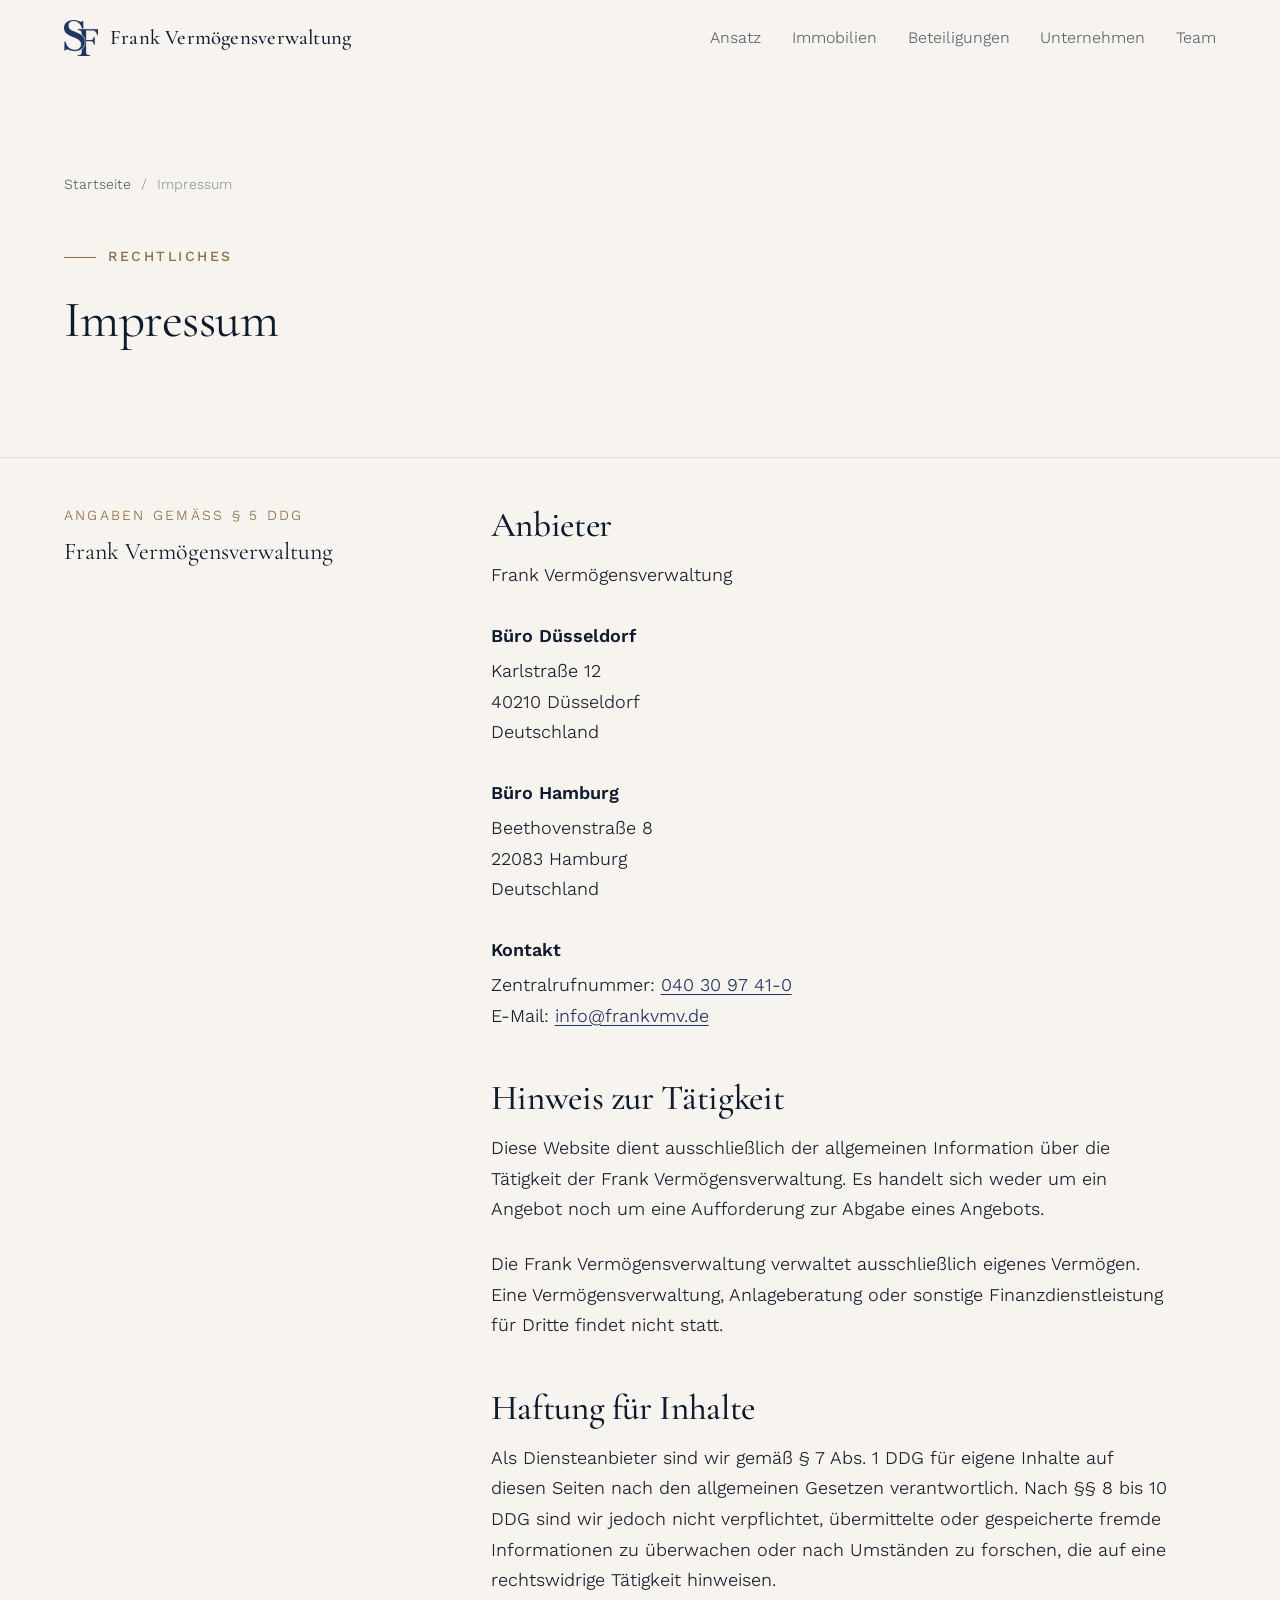
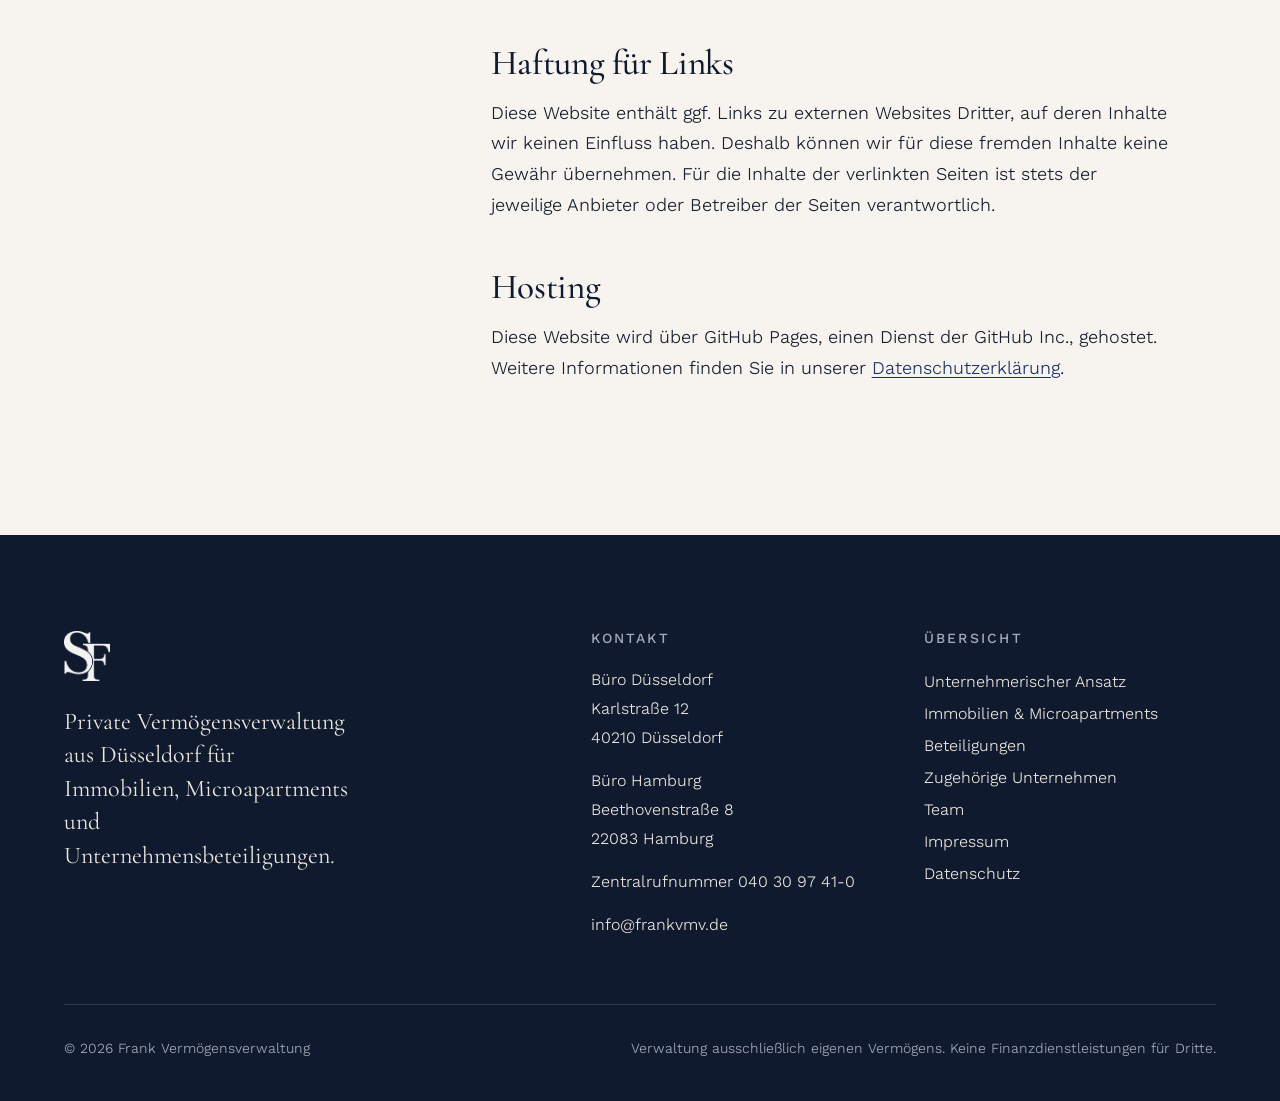
<file: impressum.html>
<!DOCTYPE html>
<html lang="de">
<head>
  <meta charset="UTF-8">
  <meta name="viewport" content="width=device-width, initial-scale=1">
  <title>Impressum | Frank Vermögensverwaltung</title>
  <meta name="description" content="Impressum und Anbieterkennzeichnung der Frank Vermögensverwaltung, Düsseldorf.">
  <meta name="robots" content="index, follow">
  <link rel="canonical" href="https://www.frankvmv.de/impressum.html">
  <meta property="og:type" content="website">
  <meta property="og:locale" content="de_DE">
  <meta property="og:title" content="Impressum | Frank Vermögensverwaltung">
  <meta property="og:description" content="Impressum und Anbieterkennzeichnung der Frank Vermögensverwaltung, Düsseldorf.">
  <meta property="og:url" content="https://www.frankvmv.de/impressum.html">
  <meta property="og:image" content="https://www.frankvmv.de/og-image.jpg">
  <meta property="og:site_name" content="Frank Vermögensverwaltung">
  <meta name="twitter:card" content="summary_large_image">
  <link rel="icon" type="image/png" sizes="32x32" href="favicon-32.png">
  <link rel="apple-touch-icon" href="apple-touch-icon.png">
  <meta name="theme-color" content="#f7f4ef">
  <link rel="preload" href="CormorantGaramond-normal-400-latin.woff2" as="font" type="font/woff2" crossorigin>
  <link rel="preload" href="WorkSans-normal-300-600-latin.woff2" as="font" type="font/woff2" crossorigin>
  <link rel="stylesheet" href="fonts.css">
  <link rel="stylesheet" href="style.css">
  <script>document.documentElement.classList.add('js')</script>

</head>
<body>
<a class="skip" href="#inhalt">Zum Inhalt springen</a>
<header class="header">
  <div class="container header__inner">
    <a class="brand" href="index.html" aria-label="Frank Vermögensverwaltung – Startseite">
      <img src="logo-sf.png" alt="" width="34" height="36">
      <span>Frank Vermögensverwaltung</span>
    </a>
    <button class="nav-toggle" aria-controls="nav" aria-expanded="false" aria-label="Menü öffnen">
      <svg width="26" height="14" viewBox="0 0 26 14" fill="none" aria-hidden="true"><path d="M0 1h26M0 7h26M0 13h26" stroke="currentColor" stroke-width="1.2"/></svg>
    </button>
    <nav class="nav" id="nav" aria-label="Hauptnavigation">
        <a href="unternehmerischer-ansatz.html">Ansatz</a>
        <a href="immobilien.html">Immobilien</a>
        <a href="beteiligungen.html">Beteiligungen</a>
        <a href="unternehmen.html">Unternehmen</a>
        <a href="team.html">Team</a>
    </nav>
  </div>
</header>
<main id="inhalt">
<section class="page-hero">
  <div class="container">
    <p class="breadcrumb"><a href="index.html">Startseite</a> &nbsp;/&nbsp; Impressum</p>
    <p class="eyebrow">Rechtliches</p>
    <h1>Impressum</h1>
  </div>
</section>
<section class="section section--border" style="padding-top:var(--space-12)">
  <div class="container"><div class="split">
    <div class="split__aside"><div class="sticky aside-label"><small>Angaben gemäß § 5 DDG</small>Frank Vermögensverwaltung</div></div>
    <div class="prose">
      <h2>Anbieter</h2>
      <p>Frank Vermögensverwaltung</p>
      <h3>Büro Düsseldorf</h3>
      <p>Karlstraße 12<br>40210 Düsseldorf<br>Deutschland</p>
      <h3>Büro Hamburg</h3>
      <p>Beethovenstraße 8<br>22083 Hamburg<br>Deutschland</p>
      <h3>Kontakt</h3>
      <p>Zentralrufnummer: <a href="tel:+49403097410">040 30 97 41-0</a><br>E-Mail: <a href="mailto:info@frankvmv.de">info@frankvmv.de</a></p>

      <h2>Hinweis zur Tätigkeit</h2>
      <p>Diese Website dient ausschließlich der allgemeinen Information über die Tätigkeit der Frank Vermögensverwaltung. Es handelt sich weder um ein Angebot noch um eine Aufforderung zur Abgabe eines Angebots.</p>
      <p>Die Frank Vermögensverwaltung verwaltet ausschließlich eigenes Vermögen. Eine Vermögensverwaltung, Anlageberatung oder sonstige Finanzdienstleistung für Dritte findet nicht statt.</p>

      <h2>Haftung für Inhalte</h2>
      <p>Als Diensteanbieter sind wir gemäß § 7 Abs. 1 DDG für eigene Inhalte auf diesen Seiten nach den allgemeinen Gesetzen verantwortlich. Nach §§ 8 bis 10 DDG sind wir jedoch nicht verpflichtet, übermittelte oder gespeicherte fremde Informationen zu überwachen oder nach Umständen zu forschen, die auf eine rechtswidrige Tätigkeit hinweisen.</p>

      <h2>Haftung für Links</h2>
      <p>Diese Website enthält ggf. Links zu externen Websites Dritter, auf deren Inhalte wir keinen Einfluss haben. Deshalb können wir für diese fremden Inhalte keine Gewähr übernehmen. Für die Inhalte der verlinkten Seiten ist stets der jeweilige Anbieter oder Betreiber der Seiten verantwortlich.</p>

      <h2>Hosting</h2>
      <p>Diese Website wird über GitHub Pages, einen Dienst der GitHub Inc., gehostet. Weitere Informationen finden Sie in unserer <a href="datenschutz.html">Datenschutzerklärung</a>.</p>
    </div>
  </div></div>
</section>
</main>
<footer class="footer">
  <div class="container">
    <div class="footer__top">
      <div class="footer__brand">
        <img src="logo-sf-white.png" alt="SF Logo" width="46" height="49">
        <p>Private Vermögensverwaltung aus Düsseldorf für Immobilien, Microapartments und Unternehmensbeteiligungen.</p>
      </div>
      <div>
        <h2>Kontakt</h2>
        <address><span style="display:block;margin-bottom:.9em">Büro Düsseldorf<br>Karlstraße 12<br>40210 Düsseldorf</span><span style="display:block;margin-bottom:.9em">Büro Hamburg<br>Beethovenstraße 8<br>22083 Hamburg</span><span style="display:block;margin-bottom:.9em">Zentralrufnummer <a href="tel:+494030974110">040 30 97 41-0</a></span><a href="mailto:info@frankvmv.de">info@frankvmv.de</a></address>
      </div>
      <div>
        <h2>Übersicht</h2>
        <ul>
          <li><a href="unternehmerischer-ansatz.html">Unternehmerischer Ansatz</a></li>
          <li><a href="immobilien.html">Immobilien &amp; Microapartments</a></li>
          <li><a href="beteiligungen.html">Beteiligungen</a></li>
          <li><a href="unternehmen.html">Zugehörige Unternehmen</a></li>
          <li><a href="team.html">Team</a></li>
          <li><a href="impressum.html">Impressum</a></li>
          <li><a href="datenschutz.html">Datenschutz</a></li>
        </ul>
      </div>
    </div>
    <div class="footer__bottom">
      <span>© 2026 Frank Vermögensverwaltung</span>
      <span>Verwaltung ausschließlich eigenen Vermögens. Keine Finanzdienstleistungen für Dritte.</span>
    </div>
  </div>
</footer>
<script src="main.js" defer></script>
</body>
</html>
</file>
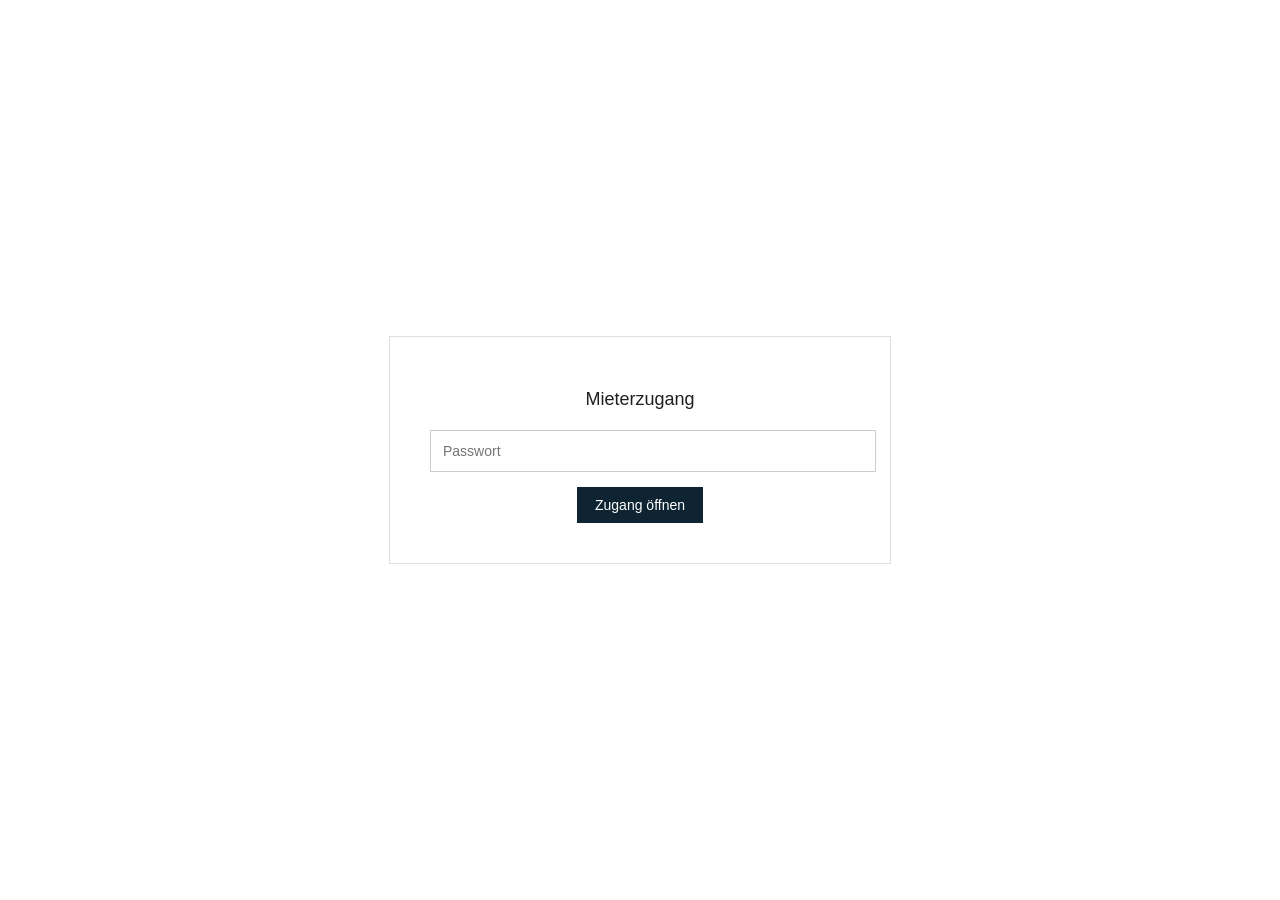
<file: mieter.html>
<!DOCTYPE html>
<html lang="de">
<head>
  <meta charset="UTF-8">
  <title>Mieterbereich | Frank Vermögensverwaltung</title>

<!-- Favicons -->
<link rel="icon" type="image/x-icon" href="favicon.ico">
<link rel="icon" type="image/png" sizes="96x96" href="favicon-96x96.png">
<link rel="icon" type="image/png" sizes="32x32" href="favicon-32x32.png">
<link rel="icon" type="image/png" sizes="16x16" href="favicon-16x16.png">
<link rel="apple-touch-icon" sizes="180x180" href="apple-touch-icon.png">
<link rel="mask-icon" href="favicon.svg" color="#000000">

<!-- Web App Manifest -->
<link rel="manifest" href="site.webmanifest">

<!-- Open Graph (Social Media Preview) -->
<meta property="og:type" content="website">
<meta property="og:title" content="Frank Vermögensverwaltung">
<meta property="og:description" content="Private Vermögensverwaltung mit Fokus auf Immobilien und Beteiligungen.">
<meta property="og:image" content="https://www.frankvmv.de/web-app-manifest-512x512.png">
<meta property="og:url" content="https://www.frankvmv.de/">

<meta name="twitter:card" content="summary_large_image">
<meta name="twitter:image" content="https://www.frankvmv.de/web-app-manifest-512x512.png">

  <meta name="robots" content="noindex, nofollow">
  <meta name="viewport" content="width=device-width, initial-scale=1.0">

  <style>
    body {
      margin: 0;
      font-family: Arial, Helvetica, sans-serif;
      background: #ffffff;
      color: #1f1f1f;
      display: flex;
      align-items: center;
      justify-content: center;
      height: 100vh;
    }

    .login-box, .content-box {
      max-width: 420px;
      width: 100%;
      padding: 40px;
      border: 1px solid #e0e0e0;
      text-align: center;
    }

    h1 {
      font-size: 18px;
      font-weight: normal;
      margin-bottom: 20px;
    }

    input[type="password"] {
      width: 100%;
      padding: 12px;
      font-size: 14px;
      margin-bottom: 15px;
      border: 1px solid #ccc;
    }

    button {
      padding: 10px 18px;
      font-size: 14px;
      background: #0f2433;
      color: #fff;
      border: none;
      cursor: pointer;
    }

    button:hover {
      opacity: 0.9;
    }

    .error {
      color: #a00000;
      font-size: 13px;
      margin-top: 10px;
      display: none;
    }

    .content-box {
      display: none;
    }
  </style>
</head>

<body>

<!-- LOGIN -->
<div class="login-box" id="loginBox">
  <h1>Mieterzugang</h1>
  <input type="password" id="password" placeholder="Passwort">
  <button onclick="checkPassword()">Zugang öffnen</button>
  <div class="error" id="error">Falsches Passwort</div>
</div>

<!-- GESCHÜTZTER INHALT -->
<div class="content-box" id="contentBox">
  <h1>Mieterbereich</h1>
  <p>
    Willkommen im internen Mieterbereich.<br><br>
    Hier können später z. B.:
    <br>– Dokumente
    <br>– Hinweise
    <br>– Ansprechpartner
    <br>bereitgestellt werden.
  </p>

  <p>
    <a href="index.html">Zurück zur Startseite</a>
  </p>
</div>

<script>
  const CORRECT_PASSWORD = "MIETER2026"; // <<< HIER PASSWORT ÄNDERN

  function checkPassword() {
    const input = document.getElementById("password").value;
    if (input === CORRECT_PASSWORD) {
      document.getElementById("loginBox").style.display = "none";
      document.getElementById("contentBox").style.display = "block";
    } else {
      document.getElementById("error").style.display = "block";
    }
  }
</script>

</body>
</html>
</file>
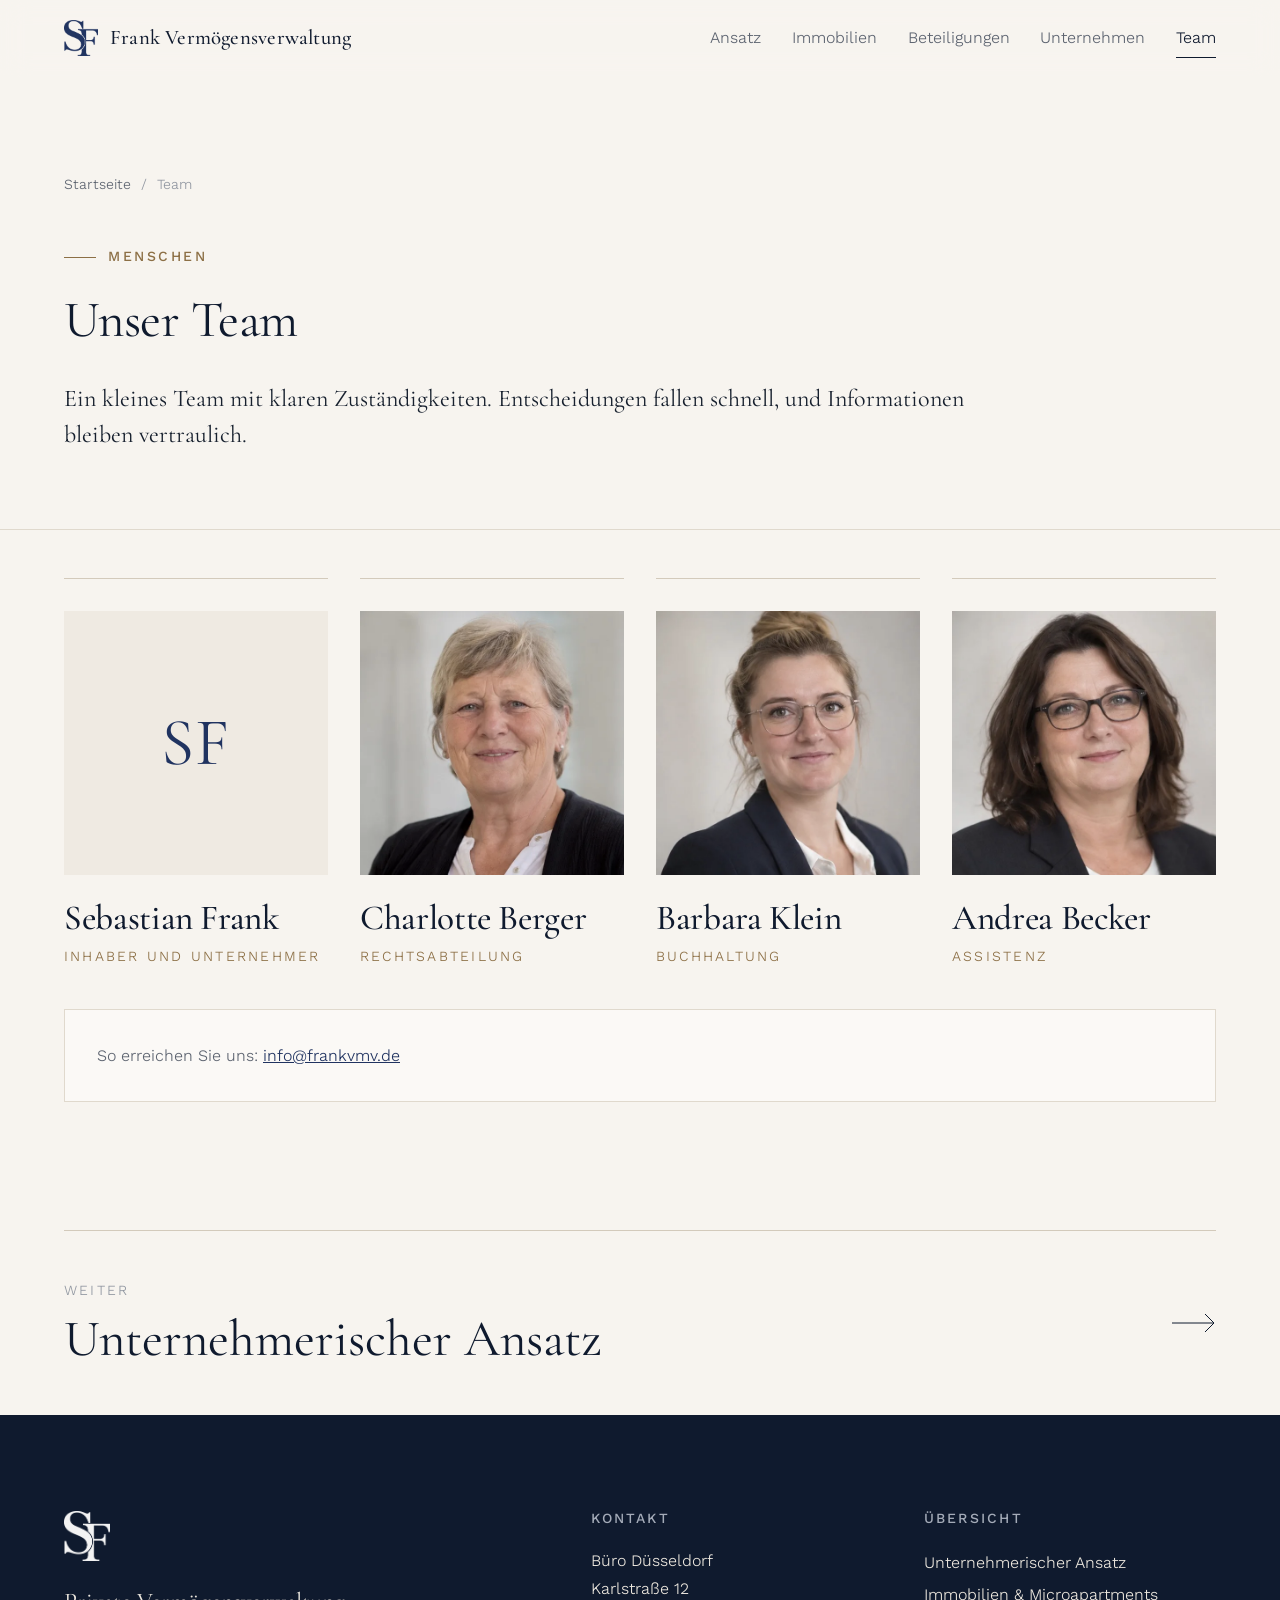
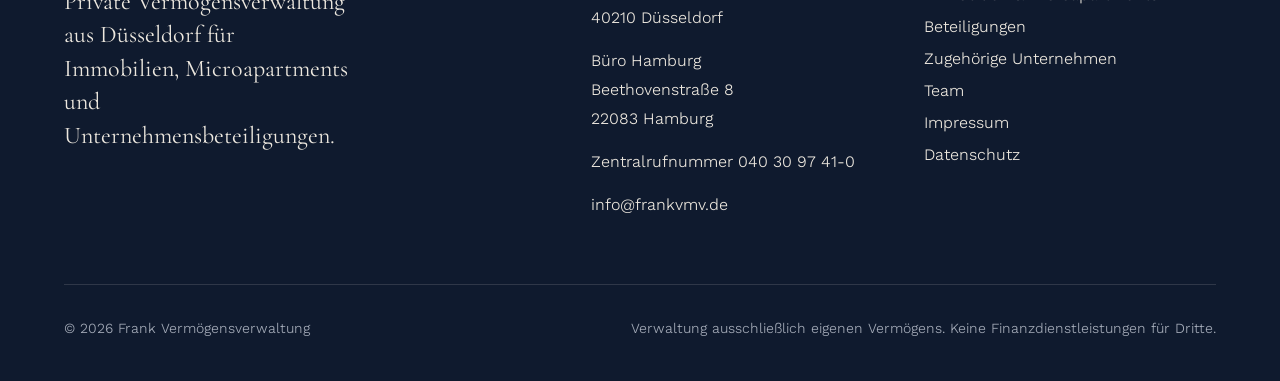
<file: team.html>
<!DOCTYPE html>
<html lang="de">
<head>
  <meta charset="UTF-8">
  <meta name="viewport" content="width=device-width, initial-scale=1">
  <title>Team | Frank Vermögensverwaltung Düsseldorf</title>
  <meta name="description" content="Das Team der Frank Vermögensverwaltung: Sebastian Frank (Inhaber), Charlotte Berger (Recht), Barbara Klein (Buchhaltung), Andrea Becker (Assistenz).">
  <meta name="robots" content="index, follow">
  <link rel="canonical" href="https://www.frankvmv.de/team.html">
  <meta property="og:type" content="website">
  <meta property="og:locale" content="de_DE">
  <meta property="og:title" content="Team | Frank Vermögensverwaltung Düsseldorf">
  <meta property="og:description" content="Das Team der Frank Vermögensverwaltung: Sebastian Frank (Inhaber und Unternehmer), Charlotte Berger (Recht), Barbara Klein (Buchhaltung), Andrea Becker (Assistenz).">
  <meta property="og:url" content="https://www.frankvmv.de/team.html">
  <meta property="og:image" content="https://www.frankvmv.de/og-image.jpg">
  <meta property="og:site_name" content="Frank Vermögensverwaltung">
  <meta name="twitter:card" content="summary_large_image">
  <link rel="icon" type="image/png" sizes="32x32" href="favicon-32.png">
  <link rel="apple-touch-icon" href="apple-touch-icon.png">
  <meta name="theme-color" content="#f7f4ef">
  <link rel="preload" href="CormorantGaramond-normal-400-latin.woff2" as="font" type="font/woff2" crossorigin>
  <link rel="preload" href="WorkSans-normal-300-600-latin.woff2" as="font" type="font/woff2" crossorigin>
  <link rel="stylesheet" href="fonts.css">
  <link rel="stylesheet" href="style.css">
  <script>document.documentElement.classList.add('js')</script>
<script type="application/ld+json">
{"@context":"https://schema.org","@type":"BreadcrumbList","itemListElement":[
{"@type":"ListItem","position":1,"name":"Startseite","item":"https://www.frankvmv.de/"},
{"@type":"ListItem","position":2,"name":"Team","item":"https://www.frankvmv.de/team.html"}]}
</script>
</head>
<body>
<a class="skip" href="#inhalt">Zum Inhalt springen</a>
<header class="header">
  <div class="container header__inner">
    <a class="brand" href="index.html" aria-label="Frank Vermögensverwaltung – Startseite">
      <img src="logo-sf.png" alt="" width="34" height="36">
      <span>Frank Vermögensverwaltung</span>
    </a>
    <button class="nav-toggle" aria-controls="nav" aria-expanded="false" aria-label="Menü öffnen">
      <svg width="26" height="14" viewBox="0 0 26 14" fill="none" aria-hidden="true"><path d="M0 1h26M0 7h26M0 13h26" stroke="currentColor" stroke-width="1.2"/></svg>
    </button>
    <nav class="nav" id="nav" aria-label="Hauptnavigation">
        <a href="unternehmerischer-ansatz.html">Ansatz</a>
        <a href="immobilien.html">Immobilien</a>
        <a href="beteiligungen.html">Beteiligungen</a>
        <a href="unternehmen.html">Unternehmen</a>
        <a href="team.html" aria-current="page">Team</a>
    </nav>
  </div>
</header>
<main id="inhalt">
<section class="page-hero">
  <div class="container">
    <p class="breadcrumb"><a href="index.html">Startseite</a> &nbsp;/&nbsp; Team</p>
    <p class="eyebrow">Menschen</p>
    <h1>Unser Team</h1>
    <p class="lead">Ein kleines Team mit klaren Zuständigkeiten. Entscheidungen fallen schnell, und Informationen bleiben vertraulich.</p>
  </div>
</section>
<section class="section section--border" style="padding-top:var(--space-12)">
  <div class="container">
    <div class="team">
      <article class="person reveal">
        <div class="person__photo person__mono" aria-hidden="true">SF</div>
        <h2>Sebastian Frank</h2>
        <p>Inhaber und Unternehmer</p>
      </article>
      <article class="person reveal">
        <div class="person__photo"><picture><source srcset="charlotte-berger.webp" type="image/webp"><img src="charlotte-berger.jpg" alt="Charlotte Berger, Rechtsabteilung der Frank Vermögensverwaltung" width="600" height="600" loading="lazy" decoding="async"></picture></div>
        <h2>Charlotte Berger</h2>
        <p>Rechtsabteilung</p>
      </article>
      <article class="person reveal">
        <div class="person__photo"><picture><source srcset="barbara-klein.webp" type="image/webp"><img src="barbara-klein.jpg" alt="Barbara Klein, Buchhaltung der Frank Vermögensverwaltung" width="600" height="600" loading="lazy" decoding="async"></picture></div>
        <h2>Barbara Klein</h2>
        <p>Buchhaltung</p>
      </article>
      <article class="person reveal">
        <div class="person__photo"><picture><source srcset="andrea-becker.webp" type="image/webp"><img src="andrea-becker.jpg" alt="Andrea Becker, Assistenz der Frank Vermögensverwaltung" width="600" height="600" loading="lazy" decoding="async"></picture></div>
        <h2>Andrea Becker</h2>
        <p>Assistenz</p>
      </article>
    </div>
    <div class="callout reveal"><p>So erreichen Sie uns: <a href="mailto:info@frankvmv.de">info@frankvmv.de</a></p></div>
  </div>
</section>
<div class="container"><a class="next" href="unternehmerischer-ansatz.html"><span><small>Weiter</small><strong>Unternehmerischer Ansatz</strong></span><svg width="44" height="20" viewBox="0 0 44 20" fill="none" aria-hidden="true"><path d="M0 10h42M33 1l9 9-9 9" stroke="currentColor" stroke-width="1"/></svg></a></div>
</main>
<footer class="footer">
  <div class="container">
    <div class="footer__top">
      <div class="footer__brand">
        <img src="logo-sf-white.png" alt="SF Logo" width="46" height="49">
        <p>Private Vermögensverwaltung aus Düsseldorf für Immobilien, Microapartments und Unternehmensbeteiligungen.</p>
      </div>
      <div>
        <h2>Kontakt</h2>
        <address><span style="display:block;margin-bottom:.9em">Büro Düsseldorf<br>Karlstraße 12<br>40210 Düsseldorf</span><span style="display:block;margin-bottom:.9em">Büro Hamburg<br>Beethovenstraße 8<br>22083 Hamburg</span><span style="display:block;margin-bottom:.9em">Zentralrufnummer <a href="tel:+494030974110">040 30 97 41-0</a></span><a href="mailto:info@frankvmv.de">info@frankvmv.de</a></address>
      </div>
      <div>
        <h2>Übersicht</h2>
        <ul>
          <li><a href="unternehmerischer-ansatz.html">Unternehmerischer Ansatz</a></li>
          <li><a href="immobilien.html">Immobilien &amp; Microapartments</a></li>
          <li><a href="beteiligungen.html">Beteiligungen</a></li>
          <li><a href="unternehmen.html">Zugehörige Unternehmen</a></li>
          <li><a href="team.html">Team</a></li>
          <li><a href="impressum.html">Impressum</a></li>
          <li><a href="datenschutz.html">Datenschutz</a></li>
        </ul>
      </div>
    </div>
    <div class="footer__bottom">
      <span>© 2026 Frank Vermögensverwaltung</span>
      <span>Verwaltung ausschließlich eigenen Vermögens. Keine Finanzdienstleistungen für Dritte.</span>
    </div>
  </div>
</footer>
<script src="main.js" defer></script>
</body>
</html>
</file>
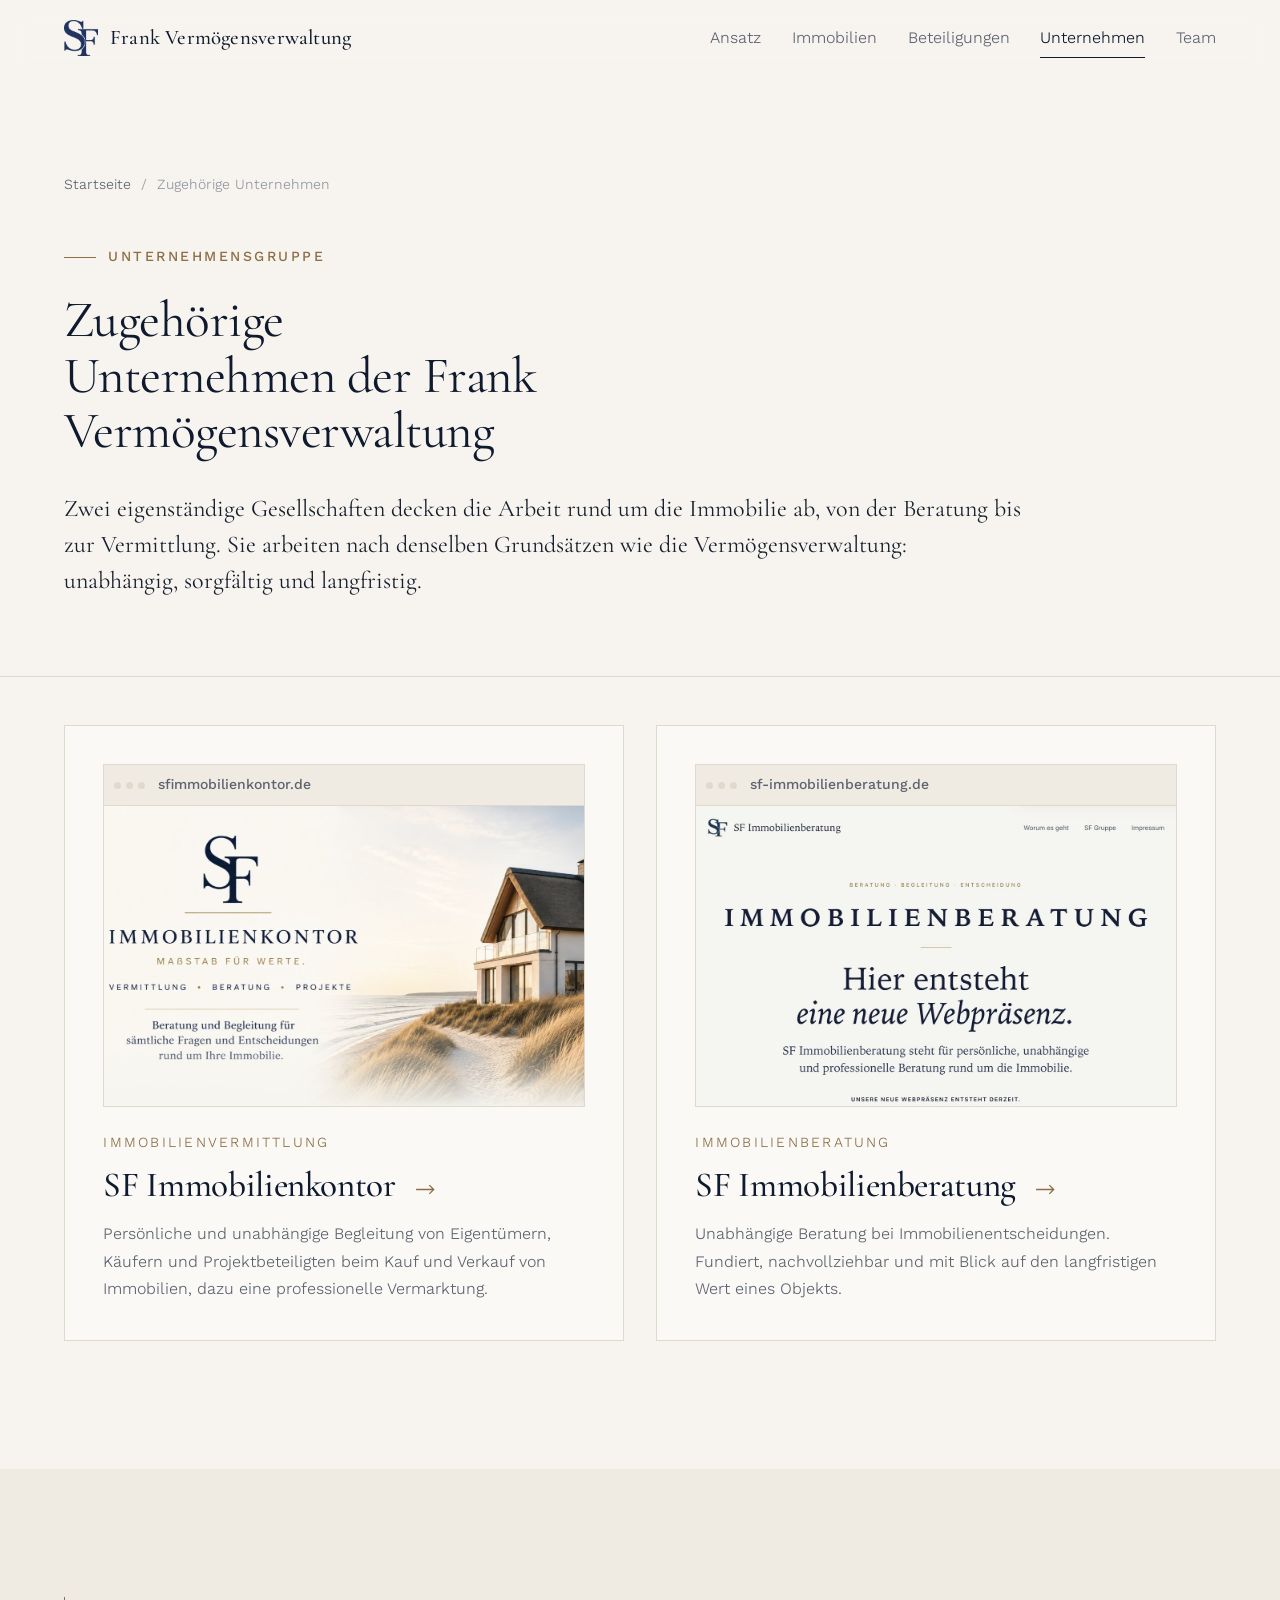
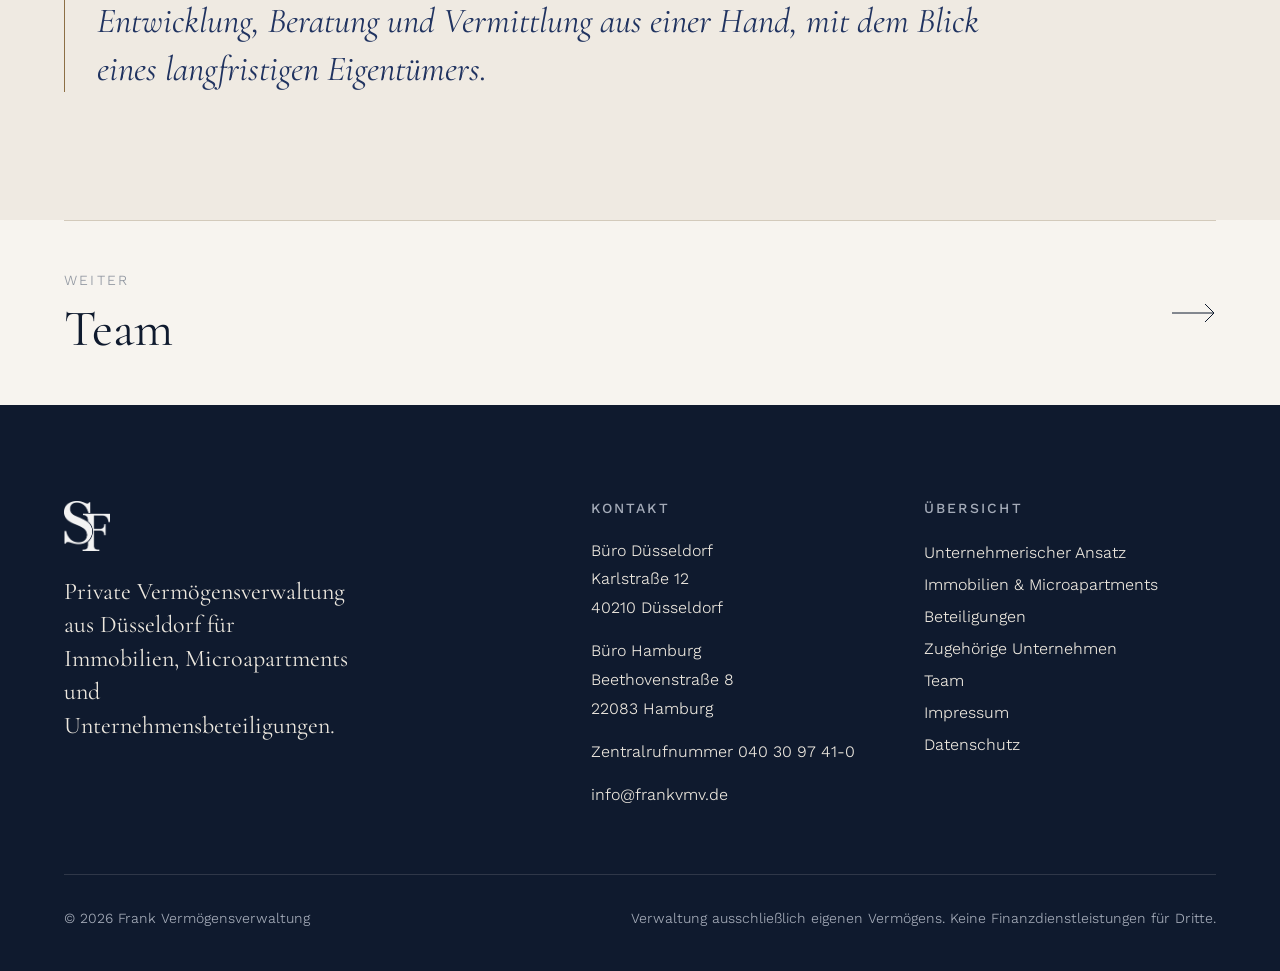
<file: unternehmen.html>
<!DOCTYPE html>
<html lang="de">
<head>
  <meta charset="UTF-8">
  <meta name="viewport" content="width=device-width, initial-scale=1">
  <title>SF Immobilienkontor &amp; SF Immobilienberatung | Frank Vermögensverwaltung</title>
  <meta name="description" content="Die Unternehmen der Frank Vermögensverwaltung: SF Immobilienkontor (Vermittlung) und SF Immobilienberatung.">
  <meta name="robots" content="index, follow">
  <link rel="canonical" href="https://www.frankvmv.de/unternehmen.html">
  <meta property="og:type" content="website">
  <meta property="og:locale" content="de_DE">
  <meta property="og:title" content="SF Immobilienkontor &amp; SF Immobilienberatung | Frank Vermögensverwaltung">
  <meta property="og:description" content="Die Unternehmen der Frank Vermögensverwaltung: SF Immobilienkontor (Vermittlung) und SF Immobilienberatung.">
  <meta property="og:url" content="https://www.frankvmv.de/unternehmen.html">
  <meta property="og:image" content="https://www.frankvmv.de/og-image.jpg">
  <meta property="og:site_name" content="Frank Vermögensverwaltung">
  <meta name="twitter:card" content="summary_large_image">
  <link rel="icon" type="image/png" sizes="32x32" href="favicon-32.png">
  <link rel="apple-touch-icon" href="apple-touch-icon.png">
  <meta name="theme-color" content="#f7f4ef">
  <link rel="preload" href="CormorantGaramond-normal-400-latin.woff2" as="font" type="font/woff2" crossorigin>
  <link rel="preload" href="WorkSans-normal-300-600-latin.woff2" as="font" type="font/woff2" crossorigin>
  <link rel="stylesheet" href="fonts.css">
  <link rel="stylesheet" href="style.css">
  <script>document.documentElement.classList.add('js')</script>
<script type="application/ld+json">
{"@context":"https://schema.org","@type":"BreadcrumbList","itemListElement":[
{"@type":"ListItem","position":1,"name":"Startseite","item":"https://www.frankvmv.de/"},
{"@type":"ListItem","position":2,"name":"Zugehörige Unternehmen","item":"https://www.frankvmv.de/unternehmen.html"}]}
</script>
</head>
<body>
<a class="skip" href="#inhalt">Zum Inhalt springen</a>
<header class="header">
  <div class="container header__inner">
    <a class="brand" href="index.html" aria-label="Frank Vermögensverwaltung – Startseite">
      <img src="logo-sf.png" alt="" width="34" height="36">
      <span>Frank Vermögensverwaltung</span>
    </a>
    <button class="nav-toggle" aria-controls="nav" aria-expanded="false" aria-label="Menü öffnen">
      <svg width="26" height="14" viewBox="0 0 26 14" fill="none" aria-hidden="true"><path d="M0 1h26M0 7h26M0 13h26" stroke="currentColor" stroke-width="1.2"/></svg>
    </button>
    <nav class="nav" id="nav" aria-label="Hauptnavigation">
        <a href="unternehmerischer-ansatz.html">Ansatz</a>
        <a href="immobilien.html">Immobilien</a>
        <a href="beteiligungen.html">Beteiligungen</a>
        <a href="unternehmen.html" aria-current="page">Unternehmen</a>
        <a href="team.html">Team</a>
    </nav>
  </div>
</header>
<main id="inhalt">
<section class="page-hero">
  <div class="container">
    <p class="breadcrumb"><a href="index.html">Startseite</a> &nbsp;/&nbsp; Zugehörige Unternehmen</p>
    <p class="eyebrow">Unternehmensgruppe</p>
    <h1>Zugehörige Unternehmen der Frank Vermögensverwaltung</h1>
    <p class="lead">Zwei eigenständige Gesellschaften decken die Arbeit rund um die Immobilie ab, von der Beratung bis zur Vermittlung. Sie arbeiten nach denselben Grundsätzen wie die Vermögensverwaltung: unabhängig, sorgfältig und langfristig.</p>
  </div>
</section>
<section class="section section--border" style="padding-top:var(--space-12)">
  <div class="container">
    <div class="companies">
      <article class="company company--link reveal">
        <div class="company__preview" aria-hidden="true"><span class="company__bar"><i></i><i></i><i></i><b>sfimmobilienkontor.de</b></span><span class="company__shot" style="background-image:url(vorschau-kontor.jpg)"></span></div>
        <p class="company__field">Immobilienvermittlung</p>
        <h3><a class="company__link" href="https://www.sf-immobilienkontor.de" target="_blank" rel="noopener">SF Immobilienkontor <svg width="20" height="11" viewBox="0 0 18 10" fill="none" aria-hidden="true"><path d="M0 5h16M12 1l4 4-4 4" stroke="currentColor" stroke-width="1.2"/></svg></a></h3>
        <p>Persönliche und unabhängige Begleitung von Eigentümern, Käufern und Projektbeteiligten beim Kauf und Verkauf von Immobilien, dazu eine professionelle Vermarktung.</p>
      </article>
      <article class="company company--link reveal">
        <div class="company__preview" aria-hidden="true"><span class="company__bar"><i></i><i></i><i></i><b>sf-immobilienberatung.de</b></span><span class="company__shot" style="background-image:url(vorschau-beratung.jpg)"></span></div>
        <p class="company__field">Immobilienberatung</p>
        <h3><a class="company__link" href="https://www.sf-immobilienberatung.de" target="_blank" rel="noopener">SF Immobilienberatung <svg width="20" height="11" viewBox="0 0 18 10" fill="none" aria-hidden="true"><path d="M0 5h16M12 1l4 4-4 4" stroke="currentColor" stroke-width="1.2"/></svg></a></h3>
        <p>Unabhängige Beratung bei Immobilienentscheidungen. Fundiert, nachvollziehbar und mit Blick auf den langfristigen Wert eines Objekts.</p>
      </article>
    </div>
  </div>
</section>
<section class="section section--offset">
  <div class="container"><blockquote class="quote reveal">Entwicklung, Beratung und Vermittlung aus einer Hand, mit dem Blick eines langfristigen Eigentümers.</blockquote></div>
</section>
<div class="container"><a class="next" href="team.html"><span><small>Weiter</small><strong>Team</strong></span><svg width="44" height="20" viewBox="0 0 44 20" fill="none" aria-hidden="true"><path d="M0 10h42M33 1l9 9-9 9" stroke="currentColor" stroke-width="1"/></svg></a></div>
</main>
<footer class="footer">
  <div class="container">
    <div class="footer__top">
      <div class="footer__brand">
        <img src="logo-sf-white.png" alt="SF Logo" width="46" height="49">
        <p>Private Vermögensverwaltung aus Düsseldorf für Immobilien, Microapartments und Unternehmensbeteiligungen.</p>
      </div>
      <div>
        <h2>Kontakt</h2>
        <address><span style="display:block;margin-bottom:.9em">Büro Düsseldorf<br>Karlstraße 12<br>40210 Düsseldorf</span><span style="display:block;margin-bottom:.9em">Büro Hamburg<br>Beethovenstraße 8<br>22083 Hamburg</span><span style="display:block;margin-bottom:.9em">Zentralrufnummer <a href="tel:+494030974110">040 30 97 41-0</a></span><a href="mailto:info@frankvmv.de">info@frankvmv.de</a></address>
      </div>
      <div>
        <h2>Übersicht</h2>
        <ul>
          <li><a href="unternehmerischer-ansatz.html">Unternehmerischer Ansatz</a></li>
          <li><a href="immobilien.html">Immobilien &amp; Microapartments</a></li>
          <li><a href="beteiligungen.html">Beteiligungen</a></li>
          <li><a href="unternehmen.html">Zugehörige Unternehmen</a></li>
          <li><a href="team.html">Team</a></li>
          <li><a href="impressum.html">Impressum</a></li>
          <li><a href="datenschutz.html">Datenschutz</a></li>
        </ul>
      </div>
    </div>
    <div class="footer__bottom">
      <span>© 2026 Frank Vermögensverwaltung</span>
      <span>Verwaltung ausschließlich eigenen Vermögens. Keine Finanzdienstleistungen für Dritte.</span>
    </div>
  </div>
</footer>
<script src="main.js" defer></script>
</body>
</html>
</file>
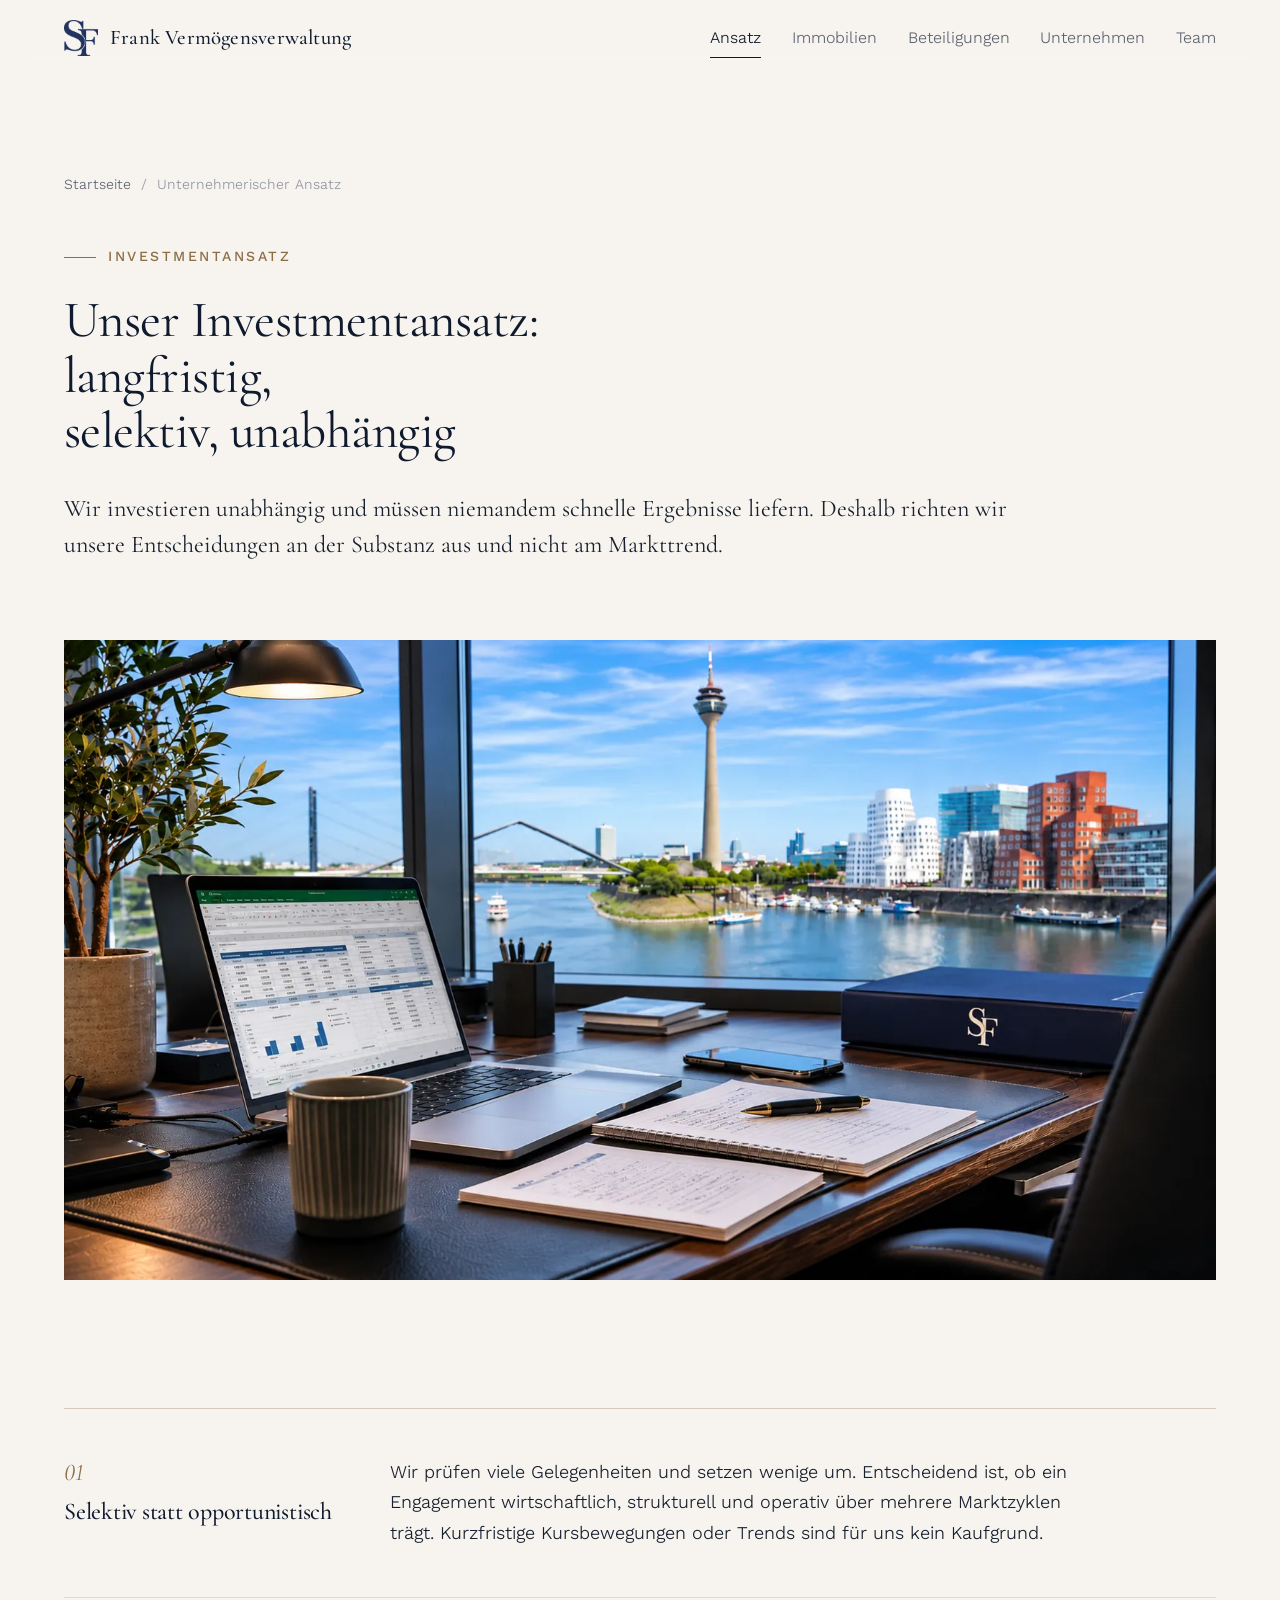
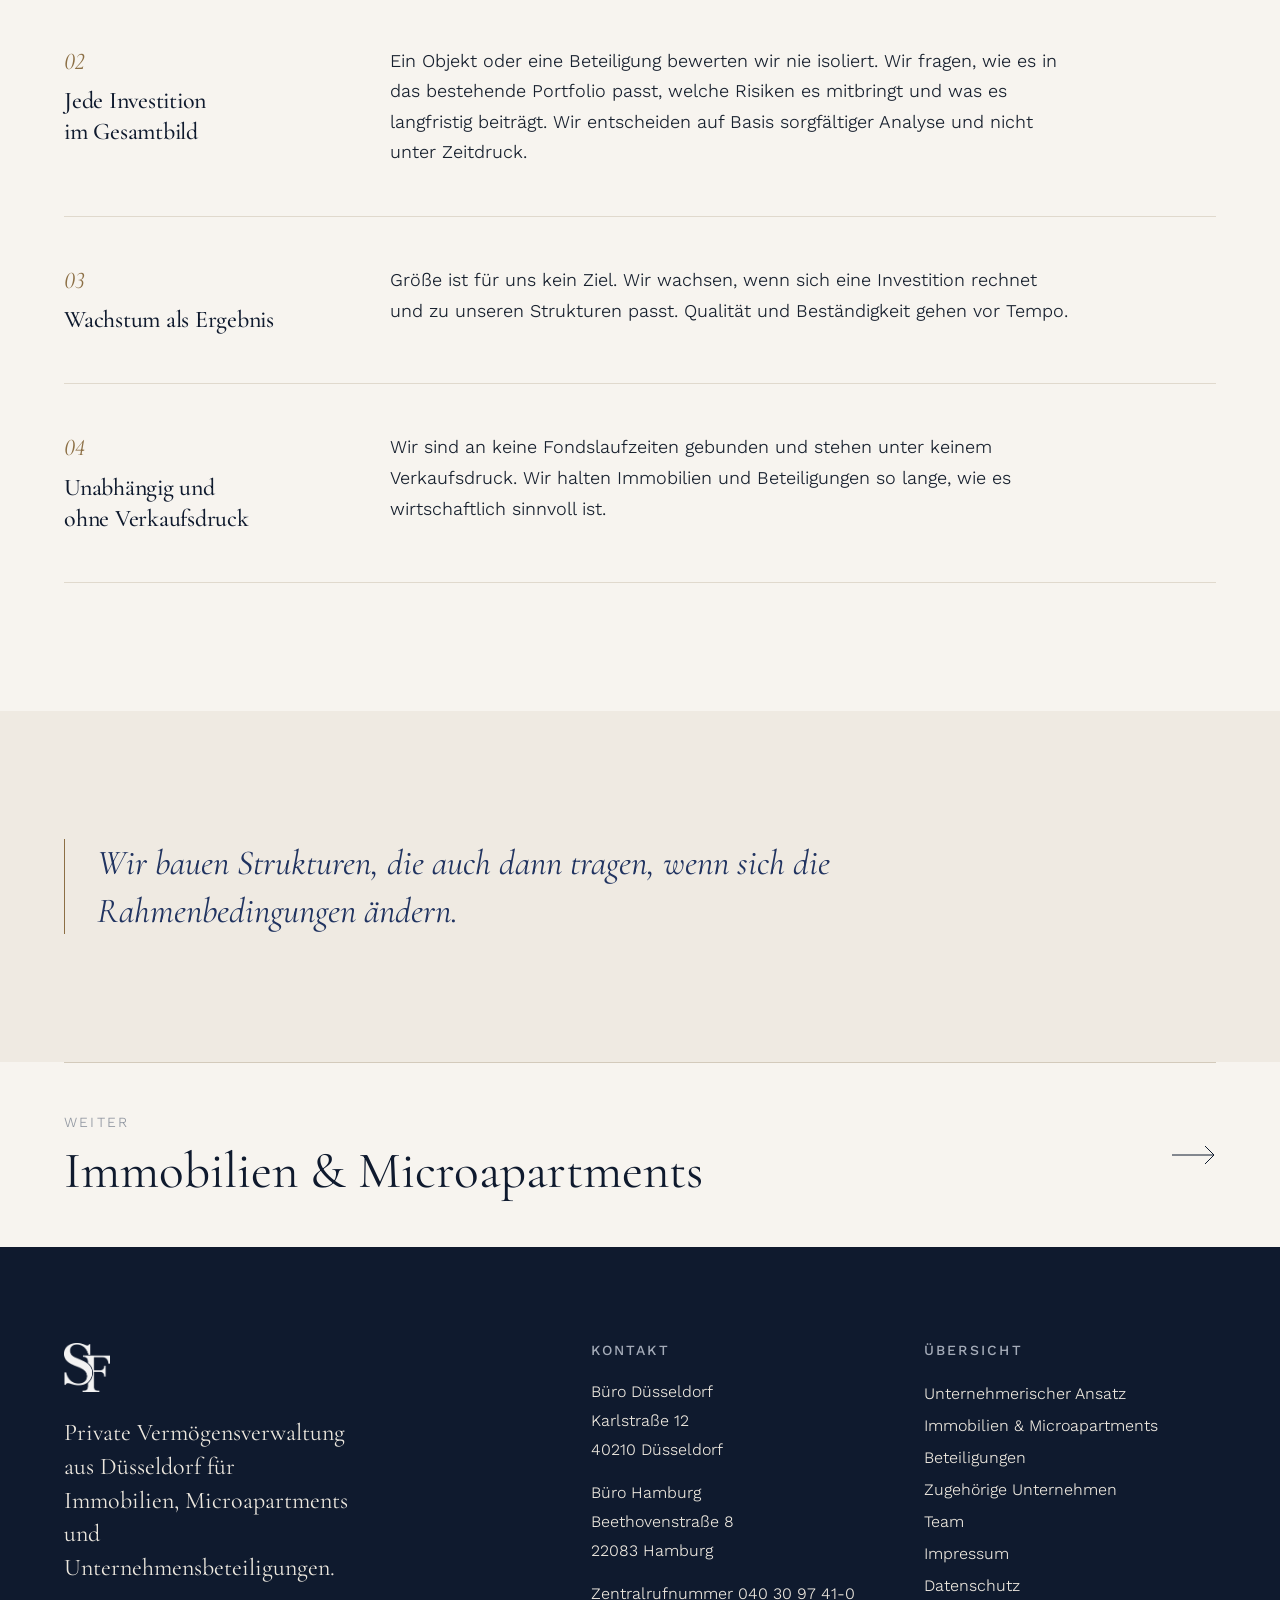
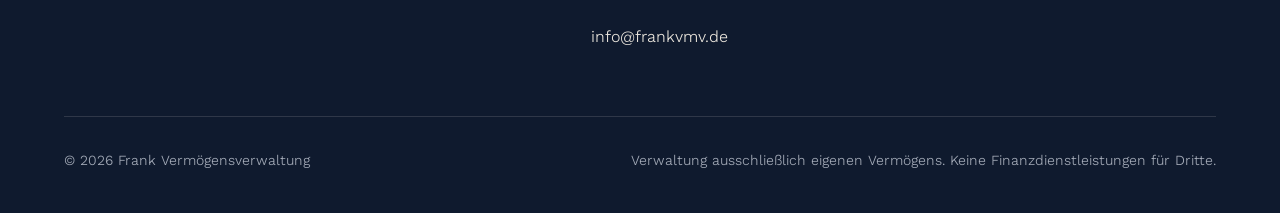
<file: unternehmerischer-ansatz.html>
<!DOCTYPE html>
<html lang="de">
<head>
  <meta charset="UTF-8">
  <meta name="viewport" content="width=device-width, initial-scale=1">
  <title>Investmentansatz: langfristig &amp; wertorientiert | Frank Vermögensverwaltung</title>
  <meta name="description" content="Wie die Frank Vermögensverwaltung investiert: unabhängig, ohne Verkaufsdruck und mit Fokus auf Substanz, Stabilität und langfristigen Werterhalt.">
  <meta name="robots" content="index, follow">
  <link rel="canonical" href="https://www.frankvmv.de/unternehmerischer-ansatz.html">
  <meta property="og:type" content="website">
  <meta property="og:locale" content="de_DE">
  <meta property="og:title" content="Investmentansatz: langfristig &amp; wertorientiert | Frank Vermögensverwaltung">
  <meta property="og:description" content="Wie die Frank Vermögensverwaltung investiert: unabhängig, ohne Verkaufsdruck und mit Fokus auf Substanz, Stabilität und langfristigen Werterhalt.">
  <meta property="og:url" content="https://www.frankvmv.de/unternehmerischer-ansatz.html">
  <meta property="og:image" content="https://www.frankvmv.de/og-image.jpg">
  <meta property="og:site_name" content="Frank Vermögensverwaltung">
  <meta name="twitter:card" content="summary_large_image">
  <link rel="icon" type="image/png" sizes="32x32" href="favicon-32.png">
  <link rel="apple-touch-icon" href="apple-touch-icon.png">
  <meta name="theme-color" content="#f7f4ef">
  <link rel="preload" href="CormorantGaramond-normal-400-latin.woff2" as="font" type="font/woff2" crossorigin>
  <link rel="preload" href="WorkSans-normal-300-600-latin.woff2" as="font" type="font/woff2" crossorigin>
  <link rel="stylesheet" href="fonts.css">
  <link rel="stylesheet" href="style.css">
  <script>document.documentElement.classList.add('js')</script>
<script type="application/ld+json">
{"@context":"https://schema.org","@type":"BreadcrumbList","itemListElement":[
{"@type":"ListItem","position":1,"name":"Startseite","item":"https://www.frankvmv.de/"},
{"@type":"ListItem","position":2,"name":"Unternehmerischer Ansatz","item":"https://www.frankvmv.de/unternehmerischer-ansatz.html"}]}
</script>
</head>
<body>
<a class="skip" href="#inhalt">Zum Inhalt springen</a>
<header class="header">
  <div class="container header__inner">
    <a class="brand" href="index.html" aria-label="Frank Vermögensverwaltung – Startseite">
      <img src="logo-sf.png" alt="" width="34" height="36">
      <span>Frank Vermögensverwaltung</span>
    </a>
    <button class="nav-toggle" aria-controls="nav" aria-expanded="false" aria-label="Menü öffnen">
      <svg width="26" height="14" viewBox="0 0 26 14" fill="none" aria-hidden="true"><path d="M0 1h26M0 7h26M0 13h26" stroke="currentColor" stroke-width="1.2"/></svg>
    </button>
    <nav class="nav" id="nav" aria-label="Hauptnavigation">
        <a href="unternehmerischer-ansatz.html" aria-current="page">Ansatz</a>
        <a href="immobilien.html">Immobilien</a>
        <a href="beteiligungen.html">Beteiligungen</a>
        <a href="unternehmen.html">Unternehmen</a>
        <a href="team.html">Team</a>
    </nav>
  </div>
</header>
<main id="inhalt">
<section class="page-hero">
  <div class="container">
    <p class="breadcrumb"><a href="index.html">Startseite</a> &nbsp;/&nbsp; Unternehmerischer Ansatz</p>
    <p class="eyebrow">Investmentansatz</p>
    <h1>Unser Investmentansatz: langfristig, selektiv, unabhängig</h1>
    <p class="lead">Wir investieren unabhängig und müssen niemandem schnelle Ergebnisse liefern. Deshalb richten wir unsere Entscheidungen an der Substanz aus und nicht am Markttrend.</p>
  </div>
</section>
<div class="band band--contained reveal"><picture><source srcset="ansatz-breit.webp" type="image/webp"><img src="ansatz-breit.jpg" alt="Schreibtisch mit Laptop, Auswertungen und Notizen vor dem Düsseldorfer Rheinufer" width="1600" height="901" loading="lazy" decoding="async"></picture></div>
<section class="section">
  <div class="container">
  <div class="blocks">
    <article class="block reveal">
      <h2><span>01</span>Selektiv statt opportunistisch</h2>
      <p>Wir prüfen viele Gelegenheiten und setzen wenige um. Entscheidend ist, ob ein Engagement wirtschaftlich, strukturell und operativ über mehrere Marktzyklen trägt. Kurzfristige Kursbewegungen oder Trends sind für uns kein Kaufgrund.</p>
    </article>
    <article class="block reveal">
      <h2><span>02</span>Jede Investition im Gesamtbild</h2>
      <p>Ein Objekt oder eine Beteiligung bewerten wir nie isoliert. Wir fragen, wie es in das bestehende Portfolio passt, welche Risiken es mitbringt und was es langfristig beiträgt. Wir entscheiden auf Basis sorgfältiger Analyse und nicht unter Zeitdruck.</p>
    </article>
    <article class="block reveal">
      <h2><span>03</span>Wachstum als Ergebnis</h2>
      <p>Größe ist für uns kein Ziel. Wir wachsen, wenn sich eine Investition rechnet und zu unseren Strukturen passt. Qualität und Beständigkeit gehen vor Tempo.</p>
    </article>
    <article class="block reveal">
      <h2><span>04</span>Unabhängig und ohne Verkaufsdruck</h2>
      <p>Wir sind an keine Fondslaufzeiten gebunden und stehen unter keinem Verkaufsdruck. Wir halten Immobilien und Beteiligungen so lange, wie es wirtschaftlich sinnvoll ist.</p>
    </article>
  </div>
  </div>
</section>
<section class="section section--offset">
  <div class="container"><blockquote class="quote reveal">Wir bauen Strukturen, die auch dann tragen, wenn sich die Rahmenbedingungen ändern.</blockquote></div>
</section>
<div class="container"><a class="next" href="immobilien.html"><span><small>Weiter</small><strong>Immobilien &amp; Microapartments</strong></span><svg width="44" height="20" viewBox="0 0 44 20" fill="none" aria-hidden="true"><path d="M0 10h42M33 1l9 9-9 9" stroke="currentColor" stroke-width="1"/></svg></a></div>
</main>
<footer class="footer">
  <div class="container">
    <div class="footer__top">
      <div class="footer__brand">
        <img src="logo-sf-white.png" alt="SF Logo" width="46" height="49">
        <p>Private Vermögensverwaltung aus Düsseldorf für Immobilien, Microapartments und Unternehmensbeteiligungen.</p>
      </div>
      <div>
        <h2>Kontakt</h2>
        <address><span style="display:block;margin-bottom:.9em">Büro Düsseldorf<br>Karlstraße 12<br>40210 Düsseldorf</span><span style="display:block;margin-bottom:.9em">Büro Hamburg<br>Beethovenstraße 8<br>22083 Hamburg</span><span style="display:block;margin-bottom:.9em">Zentralrufnummer <a href="tel:+494030974110">040 30 97 41-0</a></span><a href="mailto:info@frankvmv.de">info@frankvmv.de</a></address>
      </div>
      <div>
        <h2>Übersicht</h2>
        <ul>
          <li><a href="unternehmerischer-ansatz.html">Unternehmerischer Ansatz</a></li>
          <li><a href="immobilien.html">Immobilien &amp; Microapartments</a></li>
          <li><a href="beteiligungen.html">Beteiligungen</a></li>
          <li><a href="unternehmen.html">Zugehörige Unternehmen</a></li>
          <li><a href="team.html">Team</a></li>
          <li><a href="impressum.html">Impressum</a></li>
          <li><a href="datenschutz.html">Datenschutz</a></li>
        </ul>
      </div>
    </div>
    <div class="footer__bottom">
      <span>© 2026 Frank Vermögensverwaltung</span>
      <span>Verwaltung ausschließlich eigenen Vermögens. Keine Finanzdienstleistungen für Dritte.</span>
    </div>
  </div>
</footer>
<script src="main.js" defer></script>
</body>
</html>
</file>
<file: fonts.css>
@font-face {
  font-family: 'Cormorant Garamond';
  font-style: italic;
  font-weight: 400;
  font-display: swap;
  src: url(CormorantGaramond-italic-400-latin-ext.woff2) format('woff2');
  unicode-range: U+0100-02BA, U+02BD-02C5, U+02C7-02CC, U+02CE-02D7, U+02DD-02FF, U+0304, U+0308, U+0329, U+1D00-1DBF, U+1E00-1E9F, U+1EF2-1EFF, U+2020, U+20A0-20AB, U+20AD-20C4, U+2113, U+2C60-2C7F, U+A720-A7FF;
}
@font-face {
  font-family: 'Cormorant Garamond';
  font-style: italic;
  font-weight: 400;
  font-display: swap;
  src: url(CormorantGaramond-italic-400-latin.woff2) format('woff2');
  unicode-range: U+0000-00FF, U+0131, U+0152-0153, U+02BB-02BC, U+02C6, U+02DA, U+02DC, U+0304, U+0308, U+0329, U+2000-206F, U+20AC, U+2122, U+2191, U+2193, U+2212, U+2215, U+FEFF, U+FFFD;
}
@font-face {
  font-family: 'Cormorant Garamond';
  font-style: normal;
  font-weight: 400;
  font-display: swap;
  src: url(CormorantGaramond-normal-400-latin-ext.woff2) format('woff2');
  unicode-range: U+0100-02BA, U+02BD-02C5, U+02C7-02CC, U+02CE-02D7, U+02DD-02FF, U+0304, U+0308, U+0329, U+1D00-1DBF, U+1E00-1E9F, U+1EF2-1EFF, U+2020, U+20A0-20AB, U+20AD-20C4, U+2113, U+2C60-2C7F, U+A720-A7FF;
}
@font-face {
  font-family: 'Cormorant Garamond';
  font-style: normal;
  font-weight: 400;
  font-display: swap;
  src: url(CormorantGaramond-normal-400-latin.woff2) format('woff2');
  unicode-range: U+0000-00FF, U+0131, U+0152-0153, U+02BB-02BC, U+02C6, U+02DA, U+02DC, U+0304, U+0308, U+0329, U+2000-206F, U+20AC, U+2122, U+2191, U+2193, U+2212, U+2215, U+FEFF, U+FFFD;
}
@font-face {
  font-family: 'Cormorant Garamond';
  font-style: normal;
  font-weight: 500;
  font-display: swap;
  src: url(CormorantGaramond-normal-500-latin-ext.woff2) format('woff2');
  unicode-range: U+0100-02BA, U+02BD-02C5, U+02C7-02CC, U+02CE-02D7, U+02DD-02FF, U+0304, U+0308, U+0329, U+1D00-1DBF, U+1E00-1E9F, U+1EF2-1EFF, U+2020, U+20A0-20AB, U+20AD-20C4, U+2113, U+2C60-2C7F, U+A720-A7FF;
}
@font-face {
  font-family: 'Cormorant Garamond';
  font-style: normal;
  font-weight: 500;
  font-display: swap;
  src: url(CormorantGaramond-normal-500-latin.woff2) format('woff2');
  unicode-range: U+0000-00FF, U+0131, U+0152-0153, U+02BB-02BC, U+02C6, U+02DA, U+02DC, U+0304, U+0308, U+0329, U+2000-206F, U+20AC, U+2122, U+2191, U+2193, U+2212, U+2215, U+FEFF, U+FFFD;
}
@font-face {
  font-family: 'Cormorant Garamond';
  font-style: normal;
  font-weight: 600;
  font-display: swap;
  src: url(CormorantGaramond-normal-600-latin-ext.woff2) format('woff2');
  unicode-range: U+0100-02BA, U+02BD-02C5, U+02C7-02CC, U+02CE-02D7, U+02DD-02FF, U+0304, U+0308, U+0329, U+1D00-1DBF, U+1E00-1E9F, U+1EF2-1EFF, U+2020, U+20A0-20AB, U+20AD-20C4, U+2113, U+2C60-2C7F, U+A720-A7FF;
}
@font-face {
  font-family: 'Cormorant Garamond';
  font-style: normal;
  font-weight: 600;
  font-display: swap;
  src: url(CormorantGaramond-normal-600-latin.woff2) format('woff2');
  unicode-range: U+0000-00FF, U+0131, U+0152-0153, U+02BB-02BC, U+02C6, U+02DA, U+02DC, U+0304, U+0308, U+0329, U+2000-206F, U+20AC, U+2122, U+2191, U+2193, U+2212, U+2215, U+FEFF, U+FFFD;
}
@font-face {
  font-family: 'Work Sans';
  font-style: normal;
  font-weight: 300 600;
  font-display: swap;
  src: url(WorkSans-normal-300-600-latin-ext.woff2) format('woff2');
  unicode-range: U+0100-02BA, U+02BD-02C5, U+02C7-02CC, U+02CE-02D7, U+02DD-02FF, U+0304, U+0308, U+0329, U+1D00-1DBF, U+1E00-1E9F, U+1EF2-1EFF, U+2020, U+20A0-20AB, U+20AD-20C4, U+2113, U+2C60-2C7F, U+A720-A7FF;
}
@font-face {
  font-family: 'Work Sans';
  font-style: normal;
  font-weight: 300 600;
  font-display: swap;
  src: url(WorkSans-normal-300-600-latin.woff2) format('woff2');
  unicode-range: U+0000-00FF, U+0131, U+0152-0153, U+02BB-02BC, U+02C6, U+02DA, U+02DC, U+0304, U+0308, U+0329, U+2000-206F, U+20AC, U+2122, U+2191, U+2193, U+2212, U+2215, U+FEFF, U+FFFD;
}
</file>
<file: style.css>
/* Frank Vermögensverwaltung — Design System */
:root {
  --text-xs: clamp(0.75rem, 0.7rem + 0.25vw, 0.875rem);
  --text-sm: clamp(0.875rem, 0.8rem + 0.35vw, 1rem);
  --text-base: clamp(1rem, 0.95rem + 0.25vw, 1.125rem);
  --text-lg: clamp(1.125rem, 1rem + 0.75vw, 1.5rem);
  --text-xl: clamp(1.5rem, 1.2rem + 1.25vw, 2.25rem);
  --text-2xl: clamp(2rem, 1.2rem + 2.5vw, 3.5rem);
  --text-3xl: clamp(2.5rem, 1rem + 4vw, 5rem);

  --space-1: .25rem; --space-2: .5rem; --space-3: .75rem; --space-4: 1rem;
  --space-5: 1.25rem; --space-6: 1.5rem; --space-8: 2rem; --space-10: 2.5rem;
  --space-12: 3rem; --space-16: 4rem; --space-20: 5rem; --space-24: 6rem; --space-32: 8rem;

  /* Palette: warmes Papier, Tinte, Logo-Navy */
  --color-bg: #f7f4ef;
  --color-surface: #fbf9f6;
  --color-surface-offset: #efeae2;
  --color-divider: #e0d9cd;
  --color-border: #d3cabb;
  --color-text: #17202e;
  --color-text-muted: #5d6470;
  --color-text-faint: #9096a0;
  --color-primary: #203360;
  --color-primary-hover: #15234a;
  --color-ink: #0f1a2e;
  --color-on-ink: #ece7de;
  --color-on-ink-muted: #a4abb8;
  --color-brass: #8c6f45;

  --font-display: 'Cormorant Garamond', 'Times New Roman', serif;
  --font-body: 'Work Sans', 'Helvetica Neue', sans-serif;

  --content-narrow: 680px;
  --content-default: 1040px;
  --content-wide: 1280px;
  --gutter: clamp(var(--space-5), 5vw, var(--space-16));
  --section: clamp(var(--space-16), 10vw, var(--space-32));
  --ease: cubic-bezier(0.16, 1, 0.3, 1);
}

*, *::before, *::after { box-sizing: border-box; }
html { -webkit-text-size-adjust: 100%; scroll-behavior: smooth; }
body {
  margin: 0;
  background: var(--color-bg);
  color: var(--color-text);
  font-family: var(--font-body);
  font-size: var(--text-base);
  font-weight: 350;
  line-height: 1.7;
  -webkit-font-smoothing: antialiased;
  text-rendering: optimizeLegibility;
}
img { display: block; max-width: 100%; height: auto; }
a { color: inherit; }
h1, h2, h3 { font-family: var(--font-display); font-weight: 500; line-height: 1.08; letter-spacing: -0.01em; margin: 0; color: var(--color-ink); text-wrap: balance; }
p { margin: 0 0 var(--space-5); text-wrap: pretty; }
p:last-child { margin-bottom: 0; }
::selection { background: var(--color-primary); color: var(--color-on-ink); }
:focus-visible { outline: 2px solid var(--color-primary); outline-offset: 3px; }

.skip { position: absolute; left: -9999px; }
.skip:focus { left: var(--space-4); top: var(--space-4); z-index: 100; background: var(--color-ink); color: var(--color-on-ink); padding: var(--space-2) var(--space-4); }

.container { width: 100%; max-width: var(--content-wide); margin-inline: auto; padding-inline: var(--gutter); }

.eyebrow {
  display: inline-flex; align-items: center; gap: var(--space-3);
  font-size: var(--text-xs); font-weight: 500; letter-spacing: 0.18em; text-transform: uppercase;
  color: var(--color-brass); margin-bottom: var(--space-6);
}
.eyebrow::before { content: ""; width: var(--space-8); height: 1px; background: currentColor; }

/* ===== Header ===== */
.header {
  position: sticky; top: 0; z-index: 50;
  background: color-mix(in oklab, var(--color-bg) 88%, transparent);
  backdrop-filter: blur(14px); -webkit-backdrop-filter: blur(14px);
  border-bottom: 1px solid transparent;
  transition: border-color .3s var(--ease);
}
.header.is-scrolled { border-bottom-color: var(--color-divider); }
.header__inner { display: flex; align-items: center; justify-content: space-between; gap: var(--space-6); height: 76px; }
.brand { display: flex; align-items: center; gap: var(--space-3); text-decoration: none; color: var(--color-ink); }
.brand img { width: 34px; height: auto; }
.brand span { font-family: var(--font-display); font-size: 1.3rem; font-weight: 500; letter-spacing: 0.01em; line-height: 1; }
.nav { display: flex; align-items: center; gap: clamp(var(--space-5), 2.4vw, var(--space-10)); }
.nav a {
  font-size: var(--text-sm); text-decoration: none; color: var(--color-text-muted);
  position: relative; padding-block: var(--space-2); transition: color .2s var(--ease);
}
.nav a::after { content: ""; position: absolute; left: 0; right: 0; bottom: 2px; height: 1px; background: currentColor; transform: scaleX(0); transform-origin: left; transition: transform .35s var(--ease); }
.nav a:hover, .nav a[aria-current="page"] { color: var(--color-ink); }
.nav a:hover::after, .nav a[aria-current="page"]::after { transform: scaleX(1); }
.nav-toggle { display: none; background: none; border: 0; padding: var(--space-2); cursor: pointer; color: var(--color-ink); }
.nav-toggle svg { display: block; }

@media (max-width: 860px) {
  .nav-toggle { display: block; }
  .nav {
    position: fixed; inset: 76px 0 auto 0; flex-direction: column; align-items: flex-start; gap: 0;
    background: var(--color-bg); border-bottom: 1px solid var(--color-divider);
    padding: var(--space-4) var(--gutter) var(--space-8);
    transform: translateY(-8px); opacity: 0; visibility: hidden; transition: all .3s var(--ease);
  }
  .nav.is-open { transform: none; opacity: 1; visibility: visible; }
  .nav a { font-size: var(--text-lg); font-family: var(--font-display); color: var(--color-ink); padding-block: var(--space-3); width: 100%; border-bottom: 1px solid var(--color-divider); }
  .nav a::after { display: none; }
}

/* ===== Hero (Startseite) ===== */
.hero { padding-block: clamp(var(--space-10), 6vw, var(--space-20)) var(--section); }
.hero__grid { display: grid; grid-template-columns: 1.05fr 0.95fr; gap: clamp(var(--space-10), 6vw, var(--space-24)); align-items: end; }
.hero__title { font-size: var(--text-3xl); font-weight: 400; margin-bottom: var(--space-8); }
.hero__title em { font-style: italic; color: var(--color-primary); }
.hero__lead { font-size: var(--text-base); color: var(--color-text-muted); max-width: 46ch; margin-bottom: var(--space-10); }
.hero__media { position: relative; }
.hero__media img { width: 100%; aspect-ratio: 4 / 5; object-fit: cover; object-position: 60% 40%; }
.hero__caption { position: absolute; left: calc(-1 * var(--space-8)); bottom: var(--space-8); background: var(--color-surface); padding: var(--space-5) var(--space-6); border: 1px solid var(--color-divider); box-shadow: 0 12px 32px rgb(15 26 46 / .08); }
.hero__caption strong { display: block; font-family: var(--font-display); font-size: var(--text-xl); font-weight: 500; line-height: 1; color: var(--color-ink); }
.hero__caption span { font-size: var(--text-xs); letter-spacing: .12em; text-transform: uppercase; color: var(--color-text-muted); }

.link-arrow {
  display: inline-flex; align-items: center; gap: var(--space-3);
  font-size: var(--text-sm); font-weight: 500; color: var(--color-ink); text-decoration: none;
  padding-bottom: var(--space-1); border-bottom: 1px solid var(--color-ink);
}
.link-arrow svg { transition: transform .3s var(--ease); }
.link-arrow:hover svg { transform: translateX(4px); }

@media (max-width: 860px) {
  .hero__grid { grid-template-columns: 1fr; }
  .hero__media img { aspect-ratio: 4 / 3.6; }
  .hero__caption { left: var(--space-4); bottom: var(--space-4); }
}

/* ===== Sections ===== */
.section { padding-block: var(--section); }
.section--border { border-top: 1px solid var(--color-divider); }
.section--offset { background: var(--color-surface-offset); }
.statement { font-family: var(--font-display); font-size: var(--text-xl); font-weight: 400; line-height: 1.35; color: var(--color-ink); max-width: 30em; text-wrap: pretty; }

.split { display: grid; grid-template-columns: 4fr 8fr; gap: clamp(var(--space-8), 5vw, var(--space-20)); }
.split__aside { position: relative; }
.split__aside .sticky { position: sticky; top: 120px; }
@media (max-width: 860px) { .split { grid-template-columns: 1fr; } }

.facts { display: grid; grid-template-columns: repeat(3, 1fr); border-top: 1px solid var(--color-border); margin-top: var(--space-16); }
.fact { padding: var(--space-8) var(--space-8) 0 0; }
.fact + .fact { padding-left: var(--space-8); border-left: 1px solid var(--color-divider); }
.fact__value { font-family: var(--font-display); font-size: var(--text-2xl); line-height: 1; color: var(--color-primary); margin-bottom: var(--space-3); }
.fact__label { font-size: var(--text-sm); color: var(--color-text-muted); max-width: 26ch; }
@media (max-width: 700px) {
  .facts { grid-template-columns: 1fr; }
  .fact, .fact + .fact { padding: var(--space-6) 0; border-left: 0; border-bottom: 1px solid var(--color-divider); }
}

.section-head { display: flex; justify-content: space-between; align-items: end; gap: var(--space-8); margin-bottom: clamp(var(--space-10), 5vw, var(--space-16)); flex-wrap: wrap; }
.section-head h2 { font-size: var(--text-2xl); font-weight: 400; max-width: 16ch; }
.section-head p { max-width: 42ch; color: var(--color-text-muted); margin: 0; }

/* Grundsätze */
.principles { display: grid; grid-template-columns: repeat(3, 1fr); gap: 0; border-top: 1px solid var(--color-border); }
.principle { padding: var(--space-8) var(--space-8) var(--space-4) 0; }
.principle + .principle { padding-left: var(--space-8); border-left: 1px solid var(--color-divider); }
.principle__no { font-family: var(--font-display); font-style: italic; color: var(--color-brass); font-size: var(--text-lg); margin-bottom: var(--space-8); display: block; }
.principle h3 { font-size: var(--text-xl); margin-bottom: var(--space-4); }
.principle p { color: var(--color-text-muted); font-size: var(--text-sm); line-height: 1.7; }
@media (max-width: 860px) {
  .principles { grid-template-columns: 1fr; }
  .principle, .principle + .principle { padding: var(--space-8) 0; border-left: 0; border-bottom: 1px solid var(--color-divider); }
  .principle__no { margin-bottom: var(--space-4); }
}

/* Bereiche */
.areas { display: grid; grid-template-columns: repeat(3, 1fr); gap: clamp(var(--space-5), 2.5vw, var(--space-10)); }
.area { text-decoration: none; color: inherit; display: flex; flex-direction: column; }
.area__img { overflow: hidden; margin-bottom: var(--space-6); background: var(--color-surface-offset); }
.area__img img { width: 100%; aspect-ratio: 4 / 5; object-fit: cover; transition: transform 1.2s var(--ease); }
.area:hover .area__img img { transform: scale(1.04); }
.area__meta { font-size: var(--text-xs); letter-spacing: .16em; text-transform: uppercase; color: var(--color-brass); margin-bottom: var(--space-3); }
.area h3 { font-size: var(--text-xl); margin-bottom: var(--space-3); }
.area p { color: var(--color-text-muted); font-size: var(--text-sm); margin-bottom: var(--space-5); }
.area .link-arrow { margin-top: auto; align-self: flex-start; }
@media (max-width: 860px) { .areas { grid-template-columns: 1fr; gap: var(--space-12); } .area__img img { aspect-ratio: 16 / 10; } }

/* Regionen */
.regions { list-style: none; margin: 0; padding: 0; border-top: 1px solid var(--color-border); }
.regions li { display: flex; justify-content: space-between; align-items: baseline; gap: var(--space-6); padding-block: var(--space-6); border-bottom: 1px solid var(--color-divider); }
.regions li span:first-child { font-family: var(--font-display); font-size: var(--text-xl); color: var(--color-ink); line-height: 1.15; }
.regions li span:last-child { font-size: var(--text-xs); letter-spacing: .14em; text-transform: uppercase; color: var(--color-text-faint); white-space: nowrap; }

/* Bild-Band */
.band { position: relative; height: clamp(320px, 52vw, 640px); overflow: hidden; }
.band img { width: 100%; height: 100%; object-fit: cover; }
.band--contained { max-width: var(--content-wide); margin-inline: auto; padding-inline: var(--gutter); }
.band--contained img { height: 100%; }

/* ===== Unterseiten ===== */
.page-hero { padding-block: clamp(var(--space-12), 8vw, var(--space-24)) clamp(var(--space-10), 6vw, var(--space-20)); }
.page-hero h1 { font-size: var(--text-2xl); font-weight: 400; max-width: 20ch; margin-bottom: var(--space-8); }
.page-hero .lead { font-family: var(--font-display); font-size: var(--text-lg); line-height: 1.5; color: var(--color-text); max-width: 40em; }
.breadcrumb { font-size: var(--text-xs); color: var(--color-text-faint); margin-bottom: var(--space-10); }
.breadcrumb a { color: var(--color-text-muted); text-decoration: none; }
.breadcrumb a:hover { color: var(--color-ink); }

.prose { max-width: var(--content-narrow); }
.prose p { margin-bottom: var(--space-6); }
.prose h2 { font-size: var(--text-xl); margin: var(--space-12) 0 var(--space-4); }
.prose h2:first-child { margin-top: 0; }
.prose h3 { font-family: var(--font-body); font-size: var(--text-base); font-weight: 600; letter-spacing: 0; margin: var(--space-8) 0 var(--space-2); line-height: 1.4; }
.prose a { color: var(--color-primary); text-underline-offset: 3px; }
.prose ul { padding-left: var(--space-5); margin: 0 0 var(--space-6); }
.prose li { margin-bottom: var(--space-2); }
.aside-label { font-family: var(--font-display); font-size: var(--text-lg); color: var(--color-ink); line-height: 1.3; }
.aside-label small { display: block; font-family: var(--font-body); font-size: var(--text-xs); letter-spacing: .16em; text-transform: uppercase; color: var(--color-brass); margin-bottom: var(--space-3); }

.blocks { display: grid; gap: 0; border-top: 1px solid var(--color-border); }
.block { display: grid; grid-template-columns: 3fr 9fr; gap: clamp(var(--space-6), 4vw, var(--space-16)); padding-block: clamp(var(--space-8), 4vw, var(--space-12)); border-bottom: 1px solid var(--color-divider); }
.block h2 { font-size: var(--text-lg); font-weight: 500; line-height: 1.3; }
.block h2 span { display: block; font-style: italic; color: var(--color-brass); font-size: var(--text-base); margin-bottom: var(--space-2); }
.block p { max-width: 62ch; color: var(--color-text); }
@media (max-width: 760px) { .block { grid-template-columns: 1fr; gap: var(--space-4); } }

.quote { font-family: var(--font-display); font-style: italic; font-size: var(--text-xl); line-height: 1.35; color: var(--color-primary); max-width: 26em; padding-left: var(--space-8); border-left: 1px solid var(--color-brass); margin: 0; }

.next { display: flex; justify-content: space-between; align-items: center; gap: var(--space-6); text-decoration: none; padding-block: var(--space-12); border-top: 1px solid var(--color-border); color: var(--color-ink); }
.next small { display: block; font-size: var(--text-xs); letter-spacing: .16em; text-transform: uppercase; color: var(--color-text-faint); margin-bottom: var(--space-2); }
.next strong { font-family: var(--font-display); font-weight: 400; font-size: var(--text-2xl); line-height: 1.1; }
.next svg { flex-shrink: 0; transition: transform .4s var(--ease); }
.next:hover svg { transform: translateX(8px); }

.callout { background: var(--color-surface); border: 1px solid var(--color-divider); padding: var(--space-8); margin-top: var(--space-10); }
.callout p { color: var(--color-text-muted); font-size: var(--text-sm); }
.callout a { color: var(--color-primary); }

/* ===== Footer ===== */
.footer { background: var(--color-ink); color: var(--color-on-ink); padding-block: clamp(var(--space-16), 8vw, var(--space-24)) var(--space-10); }
.footer__top { display: grid; grid-template-columns: 5fr 3fr 3fr; gap: var(--space-10); padding-bottom: var(--space-16); border-bottom: 1px solid rgb(236 231 222 / .14); }
.footer__brand img { width: 46px; margin-bottom: var(--space-6); }
.footer__brand p { font-family: var(--font-display); font-size: var(--text-lg); line-height: 1.4; color: var(--color-on-ink); max-width: 26ch; }
.footer h2 { font-family: var(--font-body); font-size: var(--text-xs); font-weight: 500; letter-spacing: .16em; text-transform: uppercase; color: var(--color-on-ink-muted); margin-bottom: var(--space-5); }
.footer address { font-style: normal; font-size: var(--text-sm); line-height: 1.8; }
.footer ul { list-style: none; margin: 0; padding: 0; font-size: var(--text-sm); line-height: 2; }
.footer a { text-decoration: none; color: var(--color-on-ink); }
.footer a:hover { text-decoration: underline; text-underline-offset: 3px; }
.footer__bottom { display: flex; justify-content: space-between; gap: var(--space-6); flex-wrap: wrap; padding-top: var(--space-8); font-size: var(--text-xs); color: var(--color-on-ink-muted); }
@media (max-width: 760px) { .footer__top { grid-template-columns: 1fr; } }

/* ===== Motion (Inhalte bleiben ohne JS sichtbar) ===== */
.js .reveal { opacity: 0; transform: translateY(18px); transition: opacity .9s var(--ease), transform .9s var(--ease); }
.js .reveal.is-in { opacity: 1; transform: none; }
@media (prefers-reduced-motion: reduce) {
  html { scroll-behavior: auto; }
  .js .reveal { opacity: 1; transform: none; transition: none; }
  * { transition-duration: 0s !important; }
}
picture { display: block; }
.band picture { height: 100%; }
.band img { object-position: center 40%; }
.block h2 span { font-size: var(--text-lg); font-variant-numeric: lining-nums; }
@media (max-width: 420px) { .brand span { font-size: 1.08rem; } .brand img { width: 28px; } .regions li { flex-wrap: wrap; gap: var(--space-1); } }

/* Unternehmen */
.companies { display: grid; grid-template-columns: repeat(2, 1fr); gap: clamp(var(--space-5), 2.5vw, var(--space-8)); }
.company { background: var(--color-surface); border: 1px solid var(--color-divider); padding: clamp(var(--space-6), 3vw, var(--space-10)); display: flex; flex-direction: column; }
.company__mark { width: 52px; height: 52px; border: 1px solid var(--color-primary); color: var(--color-primary); display: grid; place-items: center; font-family: var(--font-display); font-size: 1.25rem; letter-spacing: .02em; margin-bottom: var(--space-10); }
.company__field { font-size: var(--text-xs); letter-spacing: .16em; text-transform: uppercase; color: var(--color-brass); margin-bottom: var(--space-3); }
.company h3 { font-size: var(--text-xl); margin-bottom: var(--space-4); }
.company p:not(.company__field) { color: var(--color-text-muted); font-size: var(--text-sm); }
.section--offset .company { background: var(--color-bg); }
@media (max-width: 860px) { .companies { grid-template-columns: 1fr; } .company__mark { margin-bottom: var(--space-6); } }

/* Team */
.team { display: grid; grid-template-columns: repeat(4, 1fr); gap: clamp(var(--space-5), 2.5vw, var(--space-8)); }
.person { border-top: 1px solid var(--color-border); padding-top: var(--space-8); }
.person__mono { aspect-ratio: 4 / 5; background: var(--color-surface-offset); display: grid; place-items: center; font-family: var(--font-display); font-size: var(--text-3xl); font-weight: 400; color: var(--color-primary); margin-bottom: var(--space-6); letter-spacing: .02em; }
.person h2 { font-size: var(--text-xl); margin-bottom: var(--space-2); }
.person p { font-size: var(--text-xs); letter-spacing: .16em; text-transform: uppercase; color: var(--color-brass); }
@media (max-width: 1000px) { .team { grid-template-columns: repeat(2, 1fr); } }
@media (max-width: 520px) { .team { grid-template-columns: 1fr; } .person__mono { aspect-ratio: 16 / 9; } }
.nav a, .brand span { white-space: nowrap; }
.person__photo { aspect-ratio: 1 / 1; overflow: hidden; background: var(--color-surface-offset); margin-bottom: var(--space-6); }
.person__photo img { width: 100%; height: 100%; object-fit: cover; filter: saturate(.85); transition: filter .6s var(--ease), transform 1.2s var(--ease); }
.person:hover .person__photo img { filter: saturate(1); transform: scale(1.03); }
@media (max-width: 520px) { .person__photo { aspect-ratio: 1 / 1; } }
.person__photo.person__mono { aspect-ratio: 1 / 1; margin-bottom: var(--space-6); }

/* SEO-Hero: h1 als Kicker, Claim als Display-Text */
h1.eyebrow, h2.eyebrow { font-family: var(--font-body); font-size: var(--text-xs); font-weight: 500; line-height: 1.6; letter-spacing: .18em; color: var(--color-brass); }
.hero__title { font-family: var(--font-display); line-height: 1.05; letter-spacing: -0.01em; color: var(--color-ink); }

/* Kontakt-CTA */
.section--ink { background: var(--color-primary); color: var(--color-on-ink); }
.cta { display: flex; justify-content: space-between; align-items: center; gap: var(--space-10); flex-wrap: wrap; }
.cta h2 { color: #fff; font-size: var(--text-2xl); font-weight: 400; margin-bottom: var(--space-4); }
.cta p { color: var(--color-on-ink); max-width: 52ch; margin: 0; opacity: .85; }
.btn { display: inline-block; padding: var(--space-4) var(--space-8); border: 1px solid rgb(255 255 255 / .6); color: #fff; text-decoration: none; font-size: var(--text-sm); letter-spacing: .04em; transition: background .3s var(--ease), color .3s var(--ease); }
.btn:hover { background: #fff; color: var(--color-primary); }
.block p a { color: var(--color-primary); text-underline-offset: 3px; }
.facts--2 { grid-template-columns: repeat(2, 1fr); }
@media (max-width: 700px) { .facts--2 { grid-template-columns: 1fr; } }

/* Unternehmenskarten: Vorschau und ganze Karte anklickbar */
.company--link { position: relative; transition: border-color .3s var(--ease), box-shadow .3s var(--ease); }
.company--link:hover { border-color: var(--color-primary); box-shadow: 0 10px 30px rgba(16, 24, 48, .08); }
.company--link { cursor: pointer; }
.company__link { color: inherit; text-decoration: none; }
.company__link svg { margin-left: .35em; vertical-align: .05em; color: var(--color-brass); transition: transform .3s var(--ease); }
.company--link:hover .company__link { text-decoration: underline; text-decoration-thickness: 1px; text-underline-offset: .18em; }
.company--link:hover .company__link svg { transform: translateX(4px); }
.company__link::after { content: ""; position: absolute; inset: 0; }
.company__link:focus-visible { outline: none; }
.company--link:has(.company__link:focus-visible) { outline: 2px solid var(--color-primary); outline-offset: 3px; }
.company__preview { border: 1px solid var(--color-divider); background: var(--color-bg); margin-bottom: var(--space-6); overflow: hidden; }
.company__bar { display: flex; align-items: center; gap: 5px; padding: 8px 10px; border-bottom: 1px solid var(--color-divider); background: var(--color-surface-offset); }
.company__bar i { width: 7px; height: 7px; border-radius: 50%; background: var(--color-divider); display: block; }
.company__bar b { margin-left: 8px; font-weight: 500; font-size: var(--text-xs); color: var(--color-text-muted); white-space: nowrap; overflow: hidden; text-overflow: ellipsis; }
.company__shot { display: block; aspect-ratio: 16 / 10; background-color: var(--color-surface-offset); background-size: cover; background-position: top center; }
</file>
